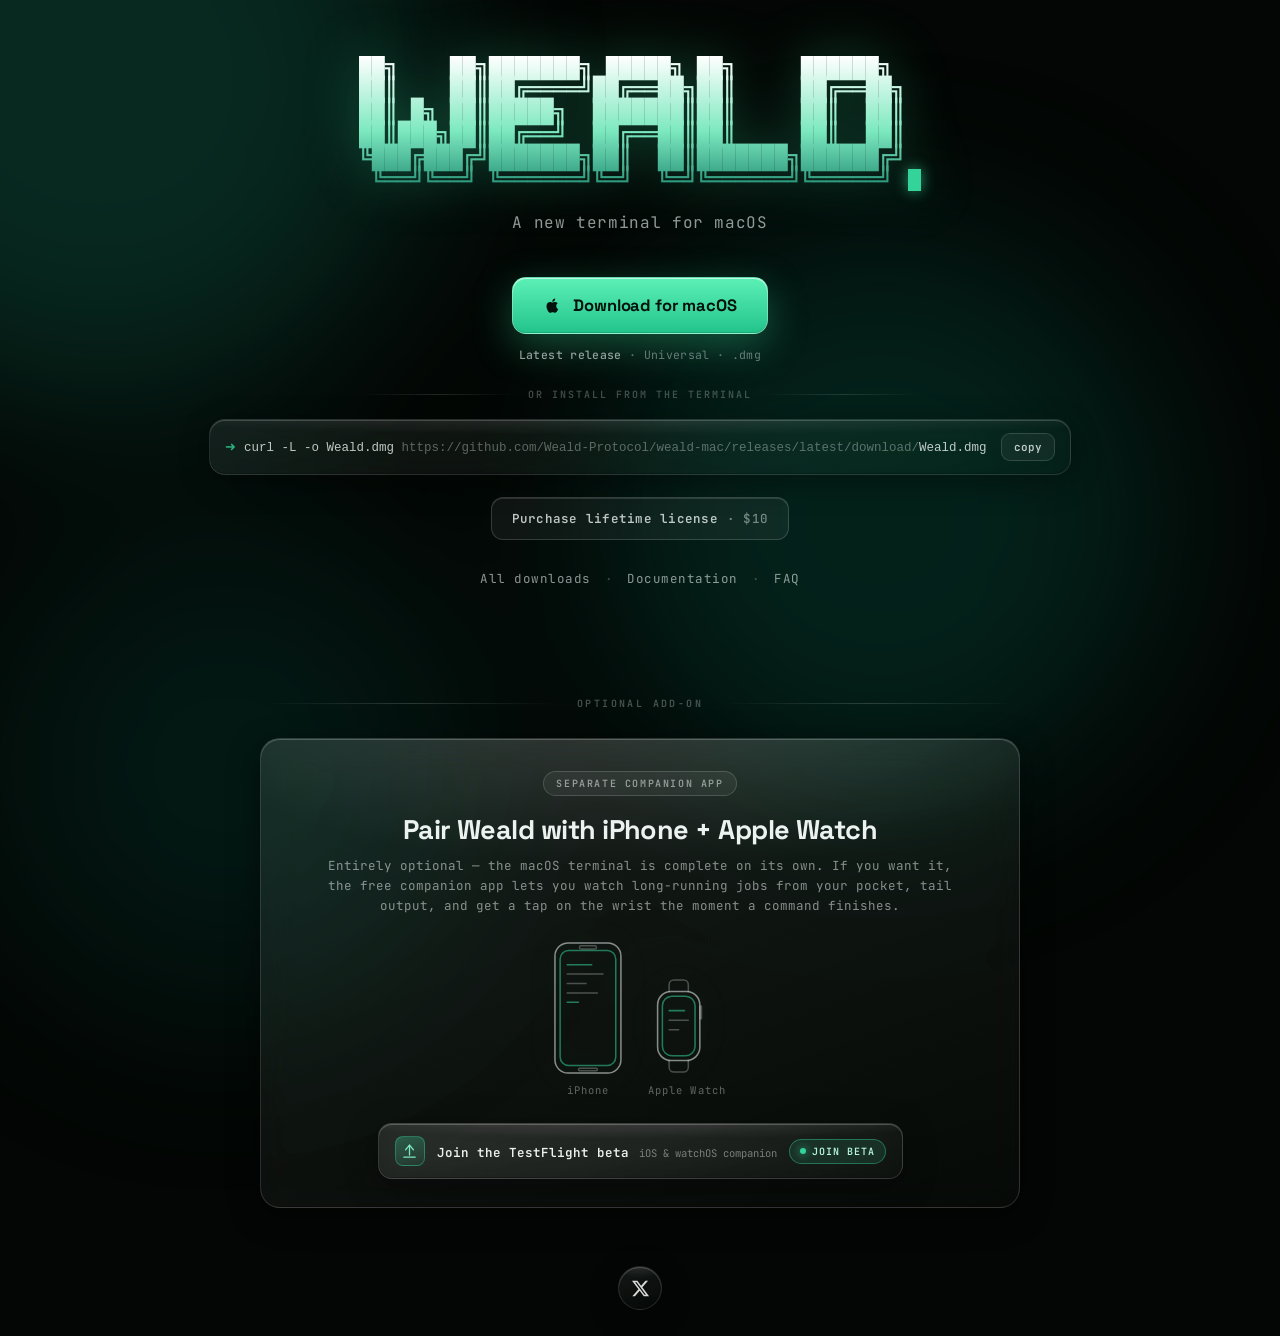
<file: index.html>
<!DOCTYPE html>
<html lang="en">
<head>
<meta charset="utf-8">
<meta name="viewport" content="width=device-width, initial-scale=1, viewport-fit=cover">
<meta name="theme-color" content="#030604">
<meta name="apple-mobile-web-app-capable" content="yes">
<meta name="apple-mobile-web-app-status-bar-style" content="black-translucent">
<title>Weald</title>
<meta name="description" content="Weald — a new terminal for macOS.">
<link rel="preconnect" href="https://fonts.googleapis.com">
<link rel="preconnect" href="https://fonts.gstatic.com" crossorigin>
<link href="https://fonts.googleapis.com/css2?family=Space+Grotesk:wght@500;700&family=JetBrains+Mono:wght@500&display=swap" rel="stylesheet">
<style>
*{margin:0;padding:0;box-sizing:border-box}
html,body{background:#030604}
body{
  color:#EBF2F0;
  font-family:'Space Grotesk',system-ui,sans-serif;
  min-height:100vh;min-height:100svh;min-height:100dvh;
  display:flex;flex-direction:column;align-items:center;justify-content:center;
  -webkit-font-smoothing:antialiased;position:relative}

/* live, slowly drifting, heavily blurred gradient field — covers full screen incl. notch/safe areas */
.field{position:fixed;inset:-30%;
  width:calc(100vw + 60%);height:calc(100dvh + 60%);
  z-index:0;filter:blur(90px) saturate(1.15)}
.blob{position:absolute;border-radius:50%;opacity:.255;mix-blend-mode:screen}
.b1{width:50vw;height:50vw;background:#1F8A70;top:2%;left:8%;animation:drift1 26s ease-in-out infinite}
.b2{width:44vw;height:44vw;background:#0E6B57;top:35%;left:48%;animation:drift2 32s ease-in-out infinite}
.b3{width:38vw;height:38vw;background:#0A4A3C;top:55%;left:18%;animation:drift3 38s ease-in-out infinite}
@keyframes drift1{50%{transform:translate(14vw,10vh) scale(1.15)}}
@keyframes drift2{50%{transform:translate(-16vw,-8vh) scale(.9)}}
@keyframes drift3{50%{transform:translate(10vw,-12vh) scale(1.1)}}

.hero{position:relative;z-index:1;text-align:center;padding:56px 24px 24px;width:100%;
  display:flex;flex-direction:column;align-items:center}

/* ── giant ASCII wordmark ───────────────────────────────── */
h1{margin:0;font-size:0;line-height:0}
.ascii{display:block;font-family:'JetBrains Mono',ui-monospace,monospace;
  font-weight:500;white-space:pre;text-align:left;
  font-size:clamp(6px,1.72vw,21px);line-height:1.08;letter-spacing:0;
  background:linear-gradient(180deg,#fff,#7DE9C0 55%,#1F8A70);
  -webkit-background-clip:text;background-clip:text;color:transparent;
  filter:drop-shadow(0 0 26px rgba(52,211,153,.28))}
.cursor{display:inline-block;width:.62em;height:1.02em;vertical-align:-.16em;margin-left:.12em;
  background:#34D399;box-shadow:0 0 14px rgba(52,211,153,.7);animation:blink 1.1s steps(1) infinite}
@keyframes blink{50%{opacity:0}}
p.sub{margin-top:20px;font-family:'JetBrains Mono',ui-monospace,monospace;
  font-size:clamp(13px,2.2vw,16px);letter-spacing:.04em;color:rgba(235,242,240,.62)}

/* shared glass surface — frosted, hairline border, specular top edge */
.glass{position:relative;isolation:isolate;
  background:linear-gradient(160deg,rgba(255,255,255,.09),rgba(255,255,255,.02));
  backdrop-filter:blur(18px) saturate(1.6);-webkit-backdrop-filter:blur(18px) saturate(1.6);
  border:1px solid rgba(255,255,255,.14);border-radius:16px;
  box-shadow:0 8px 32px rgba(0,0,0,.45),inset 0 1px 0 rgba(255,255,255,.22),inset 0 -1px 0 rgba(0,0,0,.25);
  transition:transform .25s cubic-bezier(.2,.8,.2,1),border-color .25s,box-shadow .25s}
.glass::before{content:"";position:absolute;inset:0;border-radius:inherit;pointer-events:none;z-index:-1;
  background:radial-gradient(120% 80% at 50% -20%,rgba(255,255,255,.18),transparent 60%)}

/* ── primary CTA: download for macOS ────────────────────── */
.cta{margin-top:44px;display:flex;flex-direction:column;align-items:center}
.dl{display:inline-flex;align-items:center;justify-content:center;gap:11px;
  font-family:'Space Grotesk',system-ui,sans-serif;font-size:16.5px;font-weight:700;
  letter-spacing:-.01em;color:#04120C;text-decoration:none;cursor:pointer;
  padding:17px 30px;border-radius:14px;overflow:hidden;
  background:linear-gradient(180deg,#5CF0B6,#22C48C);
  border:1px solid rgba(255,255,255,.3);
  box-shadow:0 12px 38px rgba(52,211,153,.34),inset 0 1px 0 rgba(255,255,255,.6),inset 0 -1px 0 rgba(0,0,0,.14);
  transition:transform .22s cubic-bezier(.2,.8,.2,1),box-shadow .22s,filter .22s}
.dl:hover{transform:translateY(-2px);filter:brightness(1.06);
  box-shadow:0 20px 54px rgba(52,211,153,.46),inset 0 1px 0 rgba(255,255,255,.7)}
.dl:active{transform:translateY(0)}
.dl:focus-visible{outline:2px solid #7DE9C0;outline-offset:3px}
.dl svg{width:19px;height:19px;fill:currentColor;flex-shrink:0}
.meta{margin-top:13px;font-family:'JetBrains Mono',ui-monospace,monospace;font-size:11.5px;
  letter-spacing:.03em;color:rgba(235,242,240,.42)}
.meta b{font-weight:500;color:rgba(235,242,240,.62)}

.alt{margin-top:26px;display:flex;align-items:center;gap:12px;width:min(560px,92vw);
  font-family:'JetBrains Mono',ui-monospace,monospace;font-size:10px;font-weight:600;
  letter-spacing:.2em;text-transform:uppercase;color:rgba(235,242,240,.28)}
.alt::before,.alt::after{content:"";flex:1;height:1px;
  background:linear-gradient(90deg,transparent,rgba(255,255,255,.13),transparent)}

.curl{margin:18px auto 0;display:inline-flex;align-items:center;gap:14px;max-width:92vw;
  font-family:'JetBrains Mono',ui-monospace,monospace;font-size:12.5px;text-align:left;
  padding:13px 15px;cursor:pointer;opacity:.82}
.curl:hover{opacity:1;transform:translateY(-1px);border-color:rgba(52,211,153,.45)}
.curl code{white-space:nowrap;overflow-x:auto;color:#EBF2F0}
.curl .p{color:#34D399}.curl .f{color:rgba(235,242,240,.45)}
.copy{font-family:inherit;font-size:11px;font-weight:600;color:#EBF2F0;flex-shrink:0;
  border:1px solid rgba(255,255,255,.18);border-radius:9px;padding:6px 12px;
  background:rgba(255,255,255,.06);cursor:pointer;transition:.18s}
.copy:hover{background:rgba(52,211,153,.16);border-color:rgba(52,211,153,.5);color:#7DE9C0}
.copy.done{background:#34D399;color:#06110C;border-color:#34D399}

.buy{display:inline-flex;margin:22px auto 0;align-items:center;justify-content:center;gap:9px;
  font-family:'JetBrains Mono',ui-monospace,monospace;font-size:12.5px;font-weight:600;
  letter-spacing:.02em;color:rgba(235,242,240,.8);text-decoration:none;cursor:pointer;
  padding:12px 20px;border-radius:12px;overflow:hidden;
  background:rgba(255,255,255,.05);border:1px solid rgba(255,255,255,.16);
  box-shadow:inset 0 1px 0 rgba(255,255,255,.14)}
.buy:hover{transform:translateY(-1px);color:#EAFFF7;
  border-color:rgba(52,211,153,.5);background:rgba(52,211,153,.12)}
.buy:focus-visible{outline:2px solid #7DE9C0;outline-offset:3px}
.buy .amt{opacity:.6;font-weight:500}

p.docs{margin-top:30px;display:flex;justify-content:center;gap:14px;align-items:center;
  font-family:'JetBrains Mono',ui-monospace,monospace;font-size:12.5px;letter-spacing:.04em}
p.docs a{color:rgba(235,242,240,.6);text-decoration:none;transition:color .18s}
p.docs a:hover{color:#7DE9C0}
p.docs span{color:rgba(235,242,240,.25)}

/* ── separator marking the optional add-on section ──────── */
.rule{position:relative;z-index:1;width:min(760px,92vw);margin:110px auto 0;
  display:flex;align-items:center;gap:16px;
  font-family:'JetBrains Mono',ui-monospace,monospace;font-size:10px;font-weight:600;
  letter-spacing:.24em;text-transform:uppercase;color:rgba(235,242,240,.3)}
.rule::before,.rule::after{content:"";flex:1;height:1px;
  background:linear-gradient(90deg,transparent,rgba(255,255,255,.16),transparent)}

/* ── paired devices band (optional companion app) ────────── */
.paired{position:relative;z-index:1;width:min(760px,92vw);margin:28px auto 0;
  padding:32px 26px 28px;text-align:center;border-radius:20px}
.paired .kicker{display:inline-block;font-family:'JetBrains Mono',ui-monospace,monospace;
  font-size:10px;font-weight:600;letter-spacing:.16em;text-transform:uppercase;
  color:rgba(235,242,240,.55);border:1px solid rgba(255,255,255,.16);
  background:rgba(255,255,255,.05);border-radius:999px;padding:5px 12px;margin-bottom:16px}
.paired h2{font-size:clamp(19px,3.4vw,27px);font-weight:700;letter-spacing:-.02em}
.paired .blurb{margin-top:9px;font-family:'JetBrains Mono',ui-monospace,monospace;
  font-size:12.5px;line-height:1.6;color:rgba(235,242,240,.55)}

.devices{margin:26px auto 4px;display:flex;align-items:flex-end;justify-content:center;gap:26px}
.devices svg{display:block;fill:none;stroke:rgba(235,242,240,.55);stroke-width:1.6;
  stroke-linecap:round;stroke-linejoin:round;
  filter:drop-shadow(0 0 16px rgba(52,211,153,.18))}
.devices .scr{stroke:rgba(52,211,153,.55)}
.devices .dim{stroke:rgba(235,242,240,.28)}
.dev-iphone svg{height:132px}
.dev-watch svg{height:96px}
.dev-label{margin-top:9px;font-family:'JetBrains Mono',ui-monospace,monospace;
  font-size:10.5px;letter-spacing:.1em;color:rgba(235,242,240,.38)}

.tf{margin:22px auto 0;display:inline-flex;align-items:center;gap:12px;
  padding:12px 16px;border-radius:14px;text-decoration:none;
  transition:transform .18s ease,border-color .18s ease}
.tf:hover{transform:translateY(-1px);border-color:rgba(52,211,153,.45)}
.tf .tf-icon{width:30px;height:30px;flex-shrink:0;display:grid;place-items:center;border-radius:8px;
  background:linear-gradient(160deg,rgba(52,211,153,.3),rgba(52,211,153,.08));
  border:1px solid rgba(52,211,153,.4)}
.tf .tf-icon svg{width:17px;height:17px;fill:none;stroke:#7DE9C0;stroke-width:1.8;stroke-linecap:round}
.tf .tf-text{text-align:left;font-family:'JetBrains Mono',ui-monospace,monospace}
.tf .tf-title{font-size:12.5px;font-weight:600;color:#EBF2F0}
.tf .tf-sub{margin-top:3px;font-size:10.5px;color:rgba(235,242,240,.45)}
.tf .soon{display:inline-flex;align-items:center;gap:6px;flex-shrink:0;
  font-family:'JetBrains Mono',ui-monospace,monospace;font-size:10px;font-weight:600;
  letter-spacing:.1em;text-transform:uppercase;color:#B6F5DA;
  border:1px solid rgba(52,211,153,.42);background:rgba(52,211,153,.12);
  border-radius:999px;padding:5px 10px}
.tf .soon::before{content:"";width:6px;height:6px;border-radius:50%;background:#34D399;
  box-shadow:0 0 8px rgba(52,211,153,.9);animation:pulse 1.8s ease-in-out infinite}
@keyframes pulse{50%{opacity:.35;transform:scale(.8)}}

.social{margin:34px 0 calc(26px + env(safe-area-inset-bottom));position:relative;z-index:2;display:flex;justify-content:center}
.social a{display:grid;place-items:center;width:44px;height:44px;border-radius:50%;color:#fff;opacity:.85;
  transition:transform .25s cubic-bezier(.2,.8,.2,1),border-color .25s,opacity .25s}
.social a:hover{opacity:1;transform:translateY(-1px);border-color:rgba(255,255,255,.3)}
.social svg{width:19px;height:19px;display:block;fill:currentColor}
</style>
</head>
<body>
<div class="field"><span class="blob b1"></span><span class="blob b2"></span><span class="blob b3"></span></div>
<main class="hero">
  <h1>WEALD<pre class="ascii" aria-hidden="true">██╗    ██╗███████╗ █████╗ ██╗     ██████╗
██║    ██║██╔════╝██╔══██╗██║     ██╔══██╗
██║ █╗ ██║█████╗  ███████║██║     ██║  ██║
██║███╗██║██╔══╝  ██╔══██║██║     ██║  ██║
╚███╔███╔╝███████╗██║  ██║███████╗██████╔╝
 ╚══╝╚══╝ ╚══════╝╚═╝  ╚═╝╚══════╝╚═════╝ <span class="cursor"></span></pre></h1>
  <p class="sub">A new terminal for macOS</p>
  <div class="cta">
    <a class="dl" id="dl" href="https://github.com/Weald-Protocol/weald-mac/releases/latest/download/Weald.dmg">
      <svg viewBox="0 0 24 24" aria-hidden="true"><path d="M16.7 12.75c0-2.3 1.87-3.4 1.95-3.45-1.06-1.56-2.72-1.77-3.3-1.79-1.4-.14-2.74.83-3.45.83-.72 0-1.81-.81-2.98-.79-1.53.02-2.95.89-3.74 2.27-1.6 2.78-.41 6.9 1.15 9.16.76 1.1 1.67 2.34 2.86 2.3 1.15-.05 1.58-.74 2.97-.74s1.78.74 2.99.72c1.24-.02 2.03-1.13 2.79-2.24.87-1.27 1.23-2.5 1.25-2.56-.03-.01-2.4-.92-2.42-3.65Zm-2.26-6.7c.63-.76 1.05-1.82.93-2.87-.9.04-2 .6-2.65 1.36-.58.67-1.09 1.75-.95 2.78 1.01.08 2.03-.51 2.67-1.27Z"/></svg>
      Download for macOS
    </a>
    <p class="meta" id="dlMeta"><b>Latest release</b> · Universal · .dmg</p>

    <div class="alt">or install from the terminal</div>
    <div class="curl glass" id="curl" title="Click to copy">
      <code><span class="p">➜</span> curl -L -o Weald.dmg <span class="f">https://github.com/Weald-Protocol/weald-mac/releases/latest/download/</span>Weald.dmg</code>
      <button class="copy" id="copyBtn">copy</button>
    </div>

    <a class="buy" href="https://wealdapp.gumroad.com/l/ftxdxa">Purchase lifetime license <span class="amt">· $10</span></a>
  </div>
  <p class="docs"><a href="download.html">All downloads</a><span>·</span><a href="docs.html">Documentation</a><span>·</span><a href="faq.html">FAQ</a></p>

  <div class="rule"><span>optional add-on</span></div>

  <section class="paired glass">
    <div class="kicker">Separate companion app</div>
    <h2>Pair Weald with iPhone&nbsp;+ Apple&nbsp;Watch</h2>
    <p class="blurb">Entirely optional — the macOS terminal is complete on its own. If you want it,<br>the free companion app lets you watch long-running jobs from your pocket, tail<br>output, and get a tap on the wrist the moment a command finishes.</p>

    <div class="devices">
      <div class="dev-iphone">
        <svg viewBox="0 0 72 140" role="img" aria-label="iPhone outline">
          <rect x="1" y="1" width="70" height="138" rx="14"/>
          <rect x="6.5" y="9" width="59" height="122" rx="9" class="scr"/>
          <rect x="27" y="4" width="18" height="3.4" rx="1.7" class="dim"/>
          <line x1="14" y1="24" x2="40" y2="24" class="scr"/>
          <line x1="14" y1="34" x2="52" y2="34" class="dim"/>
          <line x1="14" y1="44" x2="34" y2="44" class="dim"/>
          <line x1="14" y1="54" x2="46" y2="54" class="dim"/>
          <line x1="14" y1="64" x2="26" y2="64" class="scr"/>
          <rect x="26" y="134" width="20" height="2.6" rx="1.3" class="dim"/>
        </svg>
        <div class="dev-label">iPhone</div>
      </div>
      <div class="dev-watch">
        <svg viewBox="0 0 64 100" role="img" aria-label="Apple Watch outline">
          <path d="M22 14V7a5 5 0 0 1 5-5h10a5 5 0 0 1 5 5v7" class="dim"/>
          <path d="M22 86v7a5 5 0 0 0 5 5h10a5 5 0 0 0 5-5v-7" class="dim"/>
          <rect x="10" y="14" width="44" height="72" rx="14"/>
          <rect x="15" y="19" width="34" height="62" rx="10" class="scr"/>
          <line x1="22" y1="34" x2="38" y2="34" class="scr"/>
          <line x1="22" y1="44" x2="42" y2="44" class="dim"/>
          <line x1="22" y1="54" x2="32" y2="54" class="dim"/>
          <line x1="55" y1="30" x2="55" y2="42" stroke-width="3" class="dim"/>
        </svg>
        <div class="dev-label">Apple Watch</div>
      </div>
    </div>

    <a class="tf glass" href="https://testflight.apple.com/join/DMEQbr48" target="_blank" rel="noopener">
      <span class="tf-icon"><svg viewBox="0 0 24 24"><path d="M12 3v14"/><path d="M6.5 9.5 12 3l5.5 6.5"/><path d="M4 20h16"/></svg></span>
      <span class="tf-text">
        <span class="tf-title">Join the TestFlight beta</span>
        <span class="tf-sub">iOS &amp; watchOS companion</span>
      </span>
      <span class="soon">Join beta</span>
    </a>
  </section>
</main>
<div class="social"><a class="glass" href="https://x.com/weald_app" target="_blank" rel="noopener" aria-label="X (Twitter)">
<svg viewBox="0 0 24 24"><path d="M18.244 2.25h3.308l-7.227 8.26 8.502 11.24h-6.66l-5.214-6.817L4.99 21.75H1.68l7.73-8.835L1.254 2.25H8.08l4.713 6.231 5.45-6.231Zm-1.161 17.52h1.833L7.084 4.126H5.117L17.083 19.77Z"/></svg>
</a></div>

<script>
const cmd='curl -L -o Weald.dmg https://github.com/Weald-Protocol/weald-mac/releases/latest/download/Weald.dmg';
const btn=document.getElementById('copyBtn');
document.getElementById('curl').addEventListener('click',async()=>{
  try{await navigator.clipboard.writeText(cmd);btn.textContent='copied ✓';btn.classList.add('done');
    setTimeout(()=>{btn.textContent='copy';btn.classList.remove('done')},1600);}catch(e){}
});

// Resolve the live version, date and size from the latest GitHub release. The
// button is already a working permanent link, so a failed fetch costs nothing.
(async()=>{
  try{
    const res=await fetch('https://api.github.com/repos/Weald-Protocol/weald-mac/releases/latest',
      {headers:{'Accept':'application/vnd.github+json'}});
    if(!res.ok)return;
    const rel=await res.json();
    const v=String(rel.tag_name||'').replace(/^v/i,'');
    const dmgs=(rel.assets||[]).filter(a=>a.name.endsWith('.dmg'));
    const asset=dmgs.find(a=>v&&a.name.includes(v))||dmgs[0];
    const bits=[];
    if(v)bits.push('<b>Version '+v+'</b>');
    bits.push('Universal');
    if(asset)bits.push((asset.size/1048576).toFixed(0)+' MB');
    bits.push('.dmg');
    document.getElementById('dlMeta').innerHTML=bits.join(' · ');
    if(asset){
      const dl=document.getElementById('dl');
      dl.href=asset.browser_download_url;
      dl.setAttribute('download',asset.name);
    }
  }catch(e){}
})();
</script>
</body>
</html>
</file>
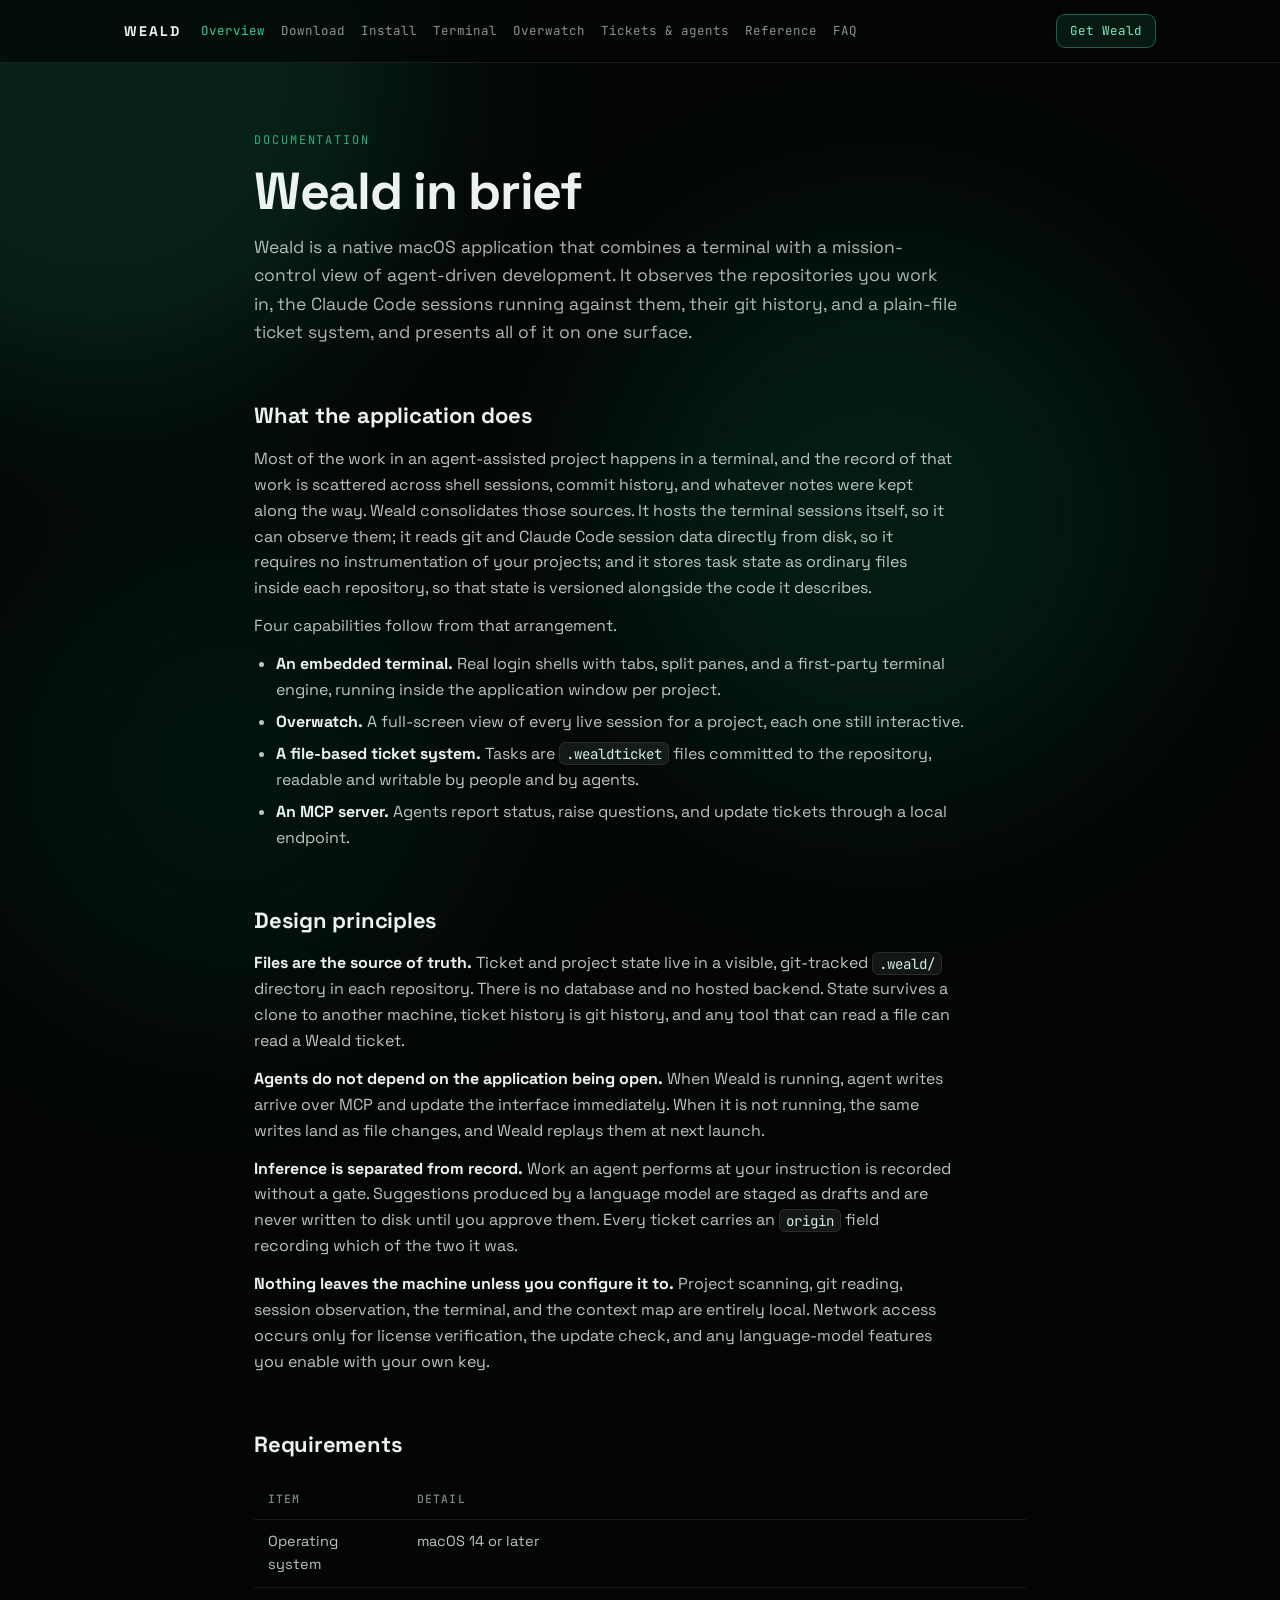
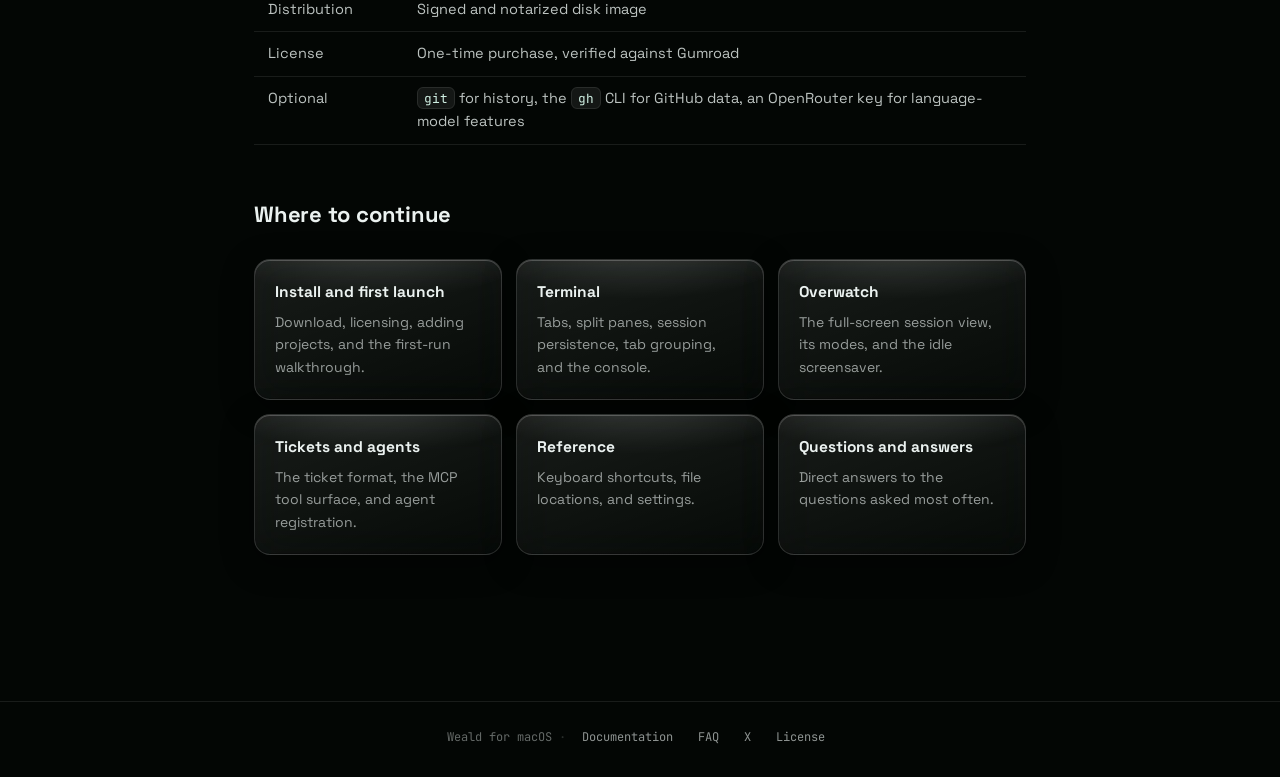
<file: docs.html>
<!DOCTYPE html>
<html lang="en">
<head>
<meta charset="utf-8">
<meta name="viewport" content="width=device-width, initial-scale=1, viewport-fit=cover">
<meta name="theme-color" content="#030604">
<title>Weald Documentation</title>
<meta name="description" content="What Weald is, how it works, and where to begin.">
<link rel="preconnect" href="https://fonts.googleapis.com">
<link rel="preconnect" href="https://fonts.gstatic.com" crossorigin>
<link href="https://fonts.googleapis.com/css2?family=Space+Grotesk:wght@500;700&family=JetBrains+Mono:wght@500&display=swap" rel="stylesheet">
<link rel="stylesheet" href="docs.css">
</head>
<body>
<div class="field"><span class="blob b1"></span><span class="blob b2"></span><span class="blob b3"></span></div>
<header class="bar"><div class="bar-in">
  <a class="brand" href="index.html">WEALD</a>
  <nav>
    <a href="docs.html" class="on">Overview</a>
    <a href="download.html" class="">Download</a>
    <a href="install.html" class="">Install</a>
    <a href="terminal.html" class="">Terminal</a>
    <a href="overwatch.html" class="">Overwatch</a>
    <a href="tickets.html" class="">Tickets &amp; agents</a>
    <a href="reference.html" class="">Reference</a>
    <a href="faq.html" class="">FAQ</a>
  </nav>
  <a class="get" href="https://wealdapp.gumroad.com/l/ftxdxa">Get Weald</a>
</div></header>
<main class="wrap">
<p class="eyebrow">Documentation</p>
<h1 class="page">Weald in brief</h1>
<p class="lede">Weald is a native macOS application that combines a terminal with a mission-control view of agent-driven development. It observes the repositories you work in, the Claude Code sessions running against them, their git history, and a plain-file ticket system, and presents all of it on one surface.</p>

<h2 id="what">What the application does</h2>
<p>Most of the work in an agent-assisted project happens in a terminal, and the record of that work is scattered across shell sessions, commit history, and whatever notes were kept along the way. Weald consolidates those sources. It hosts the terminal sessions itself, so it can observe them; it reads git and Claude Code session data directly from disk, so it requires no instrumentation of your projects; and it stores task state as ordinary files inside each repository, so that state is versioned alongside the code it describes.</p>
<p>Four capabilities follow from that arrangement.</p>
<ul>
  <li><strong>An embedded terminal.</strong> Real login shells with tabs, split panes, and a first-party terminal engine, running inside the application window per project.</li>
  <li><strong>Overwatch.</strong> A full-screen view of every live session for a project, each one still interactive.</li>
  <li><strong>A file-based ticket system.</strong> Tasks are <code>.wealdticket</code> files committed to the repository, readable and writable by people and by agents.</li>
  <li><strong>An MCP server.</strong> Agents report status, raise questions, and update tickets through a local endpoint.</li>
</ul>

<h2 id="principles">Design principles</h2>
<p><strong>Files are the source of truth.</strong> Ticket and project state live in a visible, git-tracked <code>.weald/</code> directory in each repository. There is no database and no hosted backend. State survives a clone to another machine, ticket history is git history, and any tool that can read a file can read a Weald ticket.</p>
<p><strong>Agents do not depend on the application being open.</strong> When Weald is running, agent writes arrive over MCP and update the interface immediately. When it is not running, the same writes land as file changes, and Weald replays them at next launch.</p>
<p><strong>Inference is separated from record.</strong> Work an agent performs at your instruction is recorded without a gate. Suggestions produced by a language model are staged as drafts and are never written to disk until you approve them. Every ticket carries an <code>origin</code> field recording which of the two it was.</p>
<p><strong>Nothing leaves the machine unless you configure it to.</strong> Project scanning, git reading, session observation, the terminal, and the context map are entirely local. Network access occurs only for license verification, the update check, and any language-model features you enable with your own key.</p>

<h2 id="requirements">Requirements</h2>
<table>
  <tr><th>Item</th><th>Detail</th></tr>
  <tr><td>Operating system</td><td>macOS 14 or later</td></tr>
  <tr><td>Distribution</td><td>Signed and notarized disk image</td></tr>
  <tr><td>License</td><td>One-time purchase, verified against Gumroad</td></tr>
  <tr><td>Optional</td><td><code>git</code> for history, the <code>gh</code> CLI for GitHub data, an OpenRouter key for language-model features</td></tr>
</table>

<h2 id="where">Where to continue</h2>
<div class="cards">
  <a class="card glass" href="install.html"><h4>Install and first launch</h4><p>Download, licensing, adding projects, and the first-run walkthrough.</p></a>
  <a class="card glass" href="terminal.html"><h4>Terminal</h4><p>Tabs, split panes, session persistence, tab grouping, and the console.</p></a>
  <a class="card glass" href="overwatch.html"><h4>Overwatch</h4><p>The full-screen session view, its modes, and the idle screensaver.</p></a>
  <a class="card glass" href="tickets.html"><h4>Tickets and agents</h4><p>The ticket format, the MCP tool surface, and agent registration.</p></a>
  <a class="card glass" href="reference.html"><h4>Reference</h4><p>Keyboard shortcuts, file locations, and settings.</p></a>
  <a class="card glass" href="faq.html"><h4>Questions and answers</h4><p>Direct answers to the questions asked most often.</p></a>
</div>
</main>
<footer>
  Weald for macOS
  <span style="opacity:.4">·</span>
  <a href="docs.html">Documentation</a>
  <a href="faq.html">FAQ</a>
  <a href="https://x.com/weald_app" target="_blank" rel="noopener">X</a>
  <a href="https://wealdapp.gumroad.com/l/ftxdxa">License</a>
</footer>
</body>
</html>
</file>
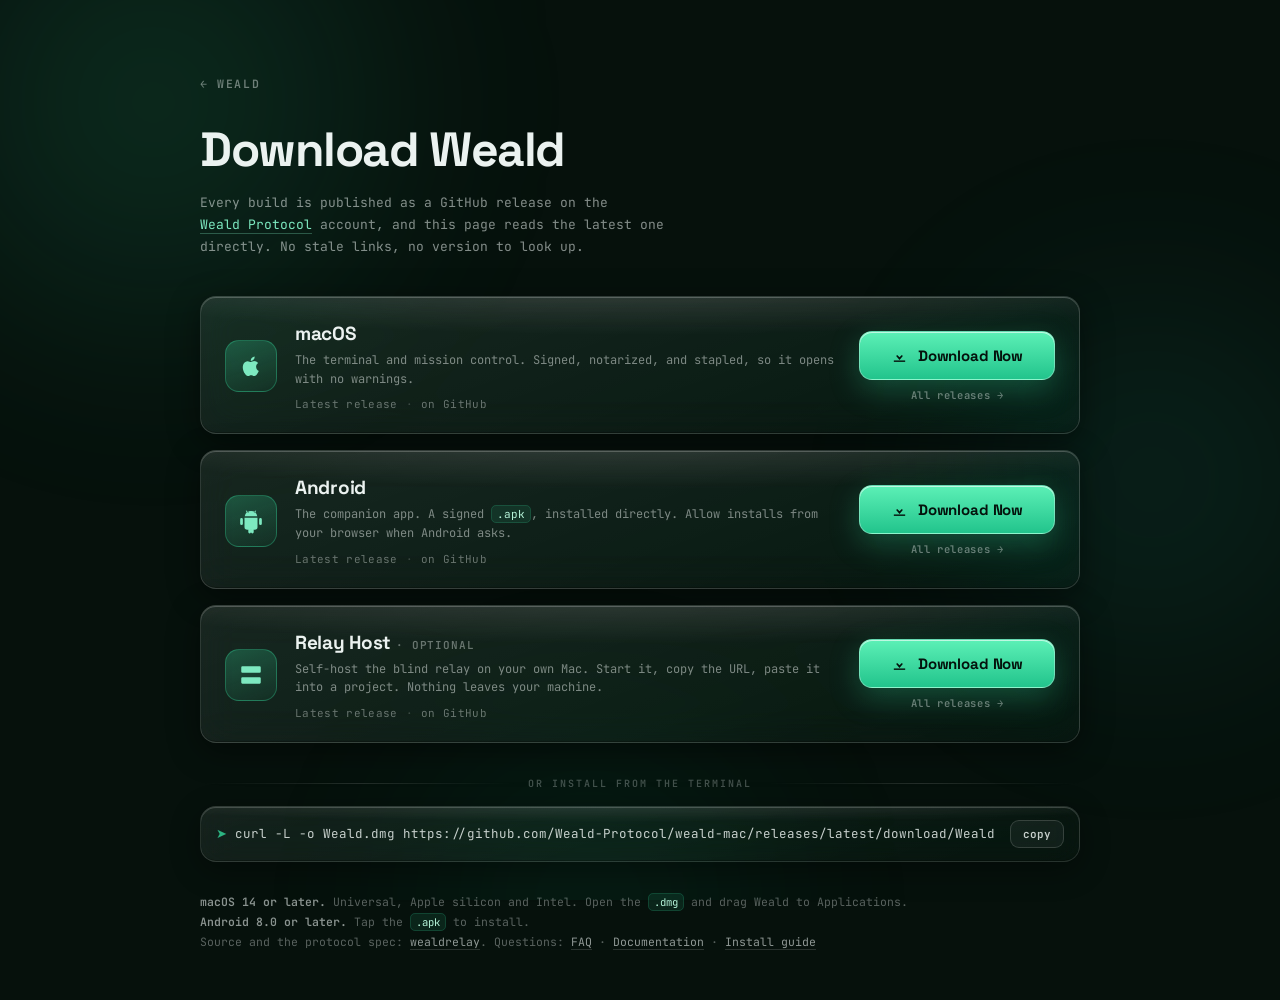
<file: download.html>
<!DOCTYPE html>
<html lang="en">
<head>
<meta charset="utf-8">
<meta name="viewport" content="width=device-width,initial-scale=1">
<title>Download Weald</title>
<meta name="description" content="Download Weald for macOS and Android. Always the latest release, straight from GitHub.">
<link rel="preconnect" href="https://fonts.googleapis.com">
<link rel="preconnect" href="https://fonts.gstatic.com" crossorigin>
<link rel="preconnect" href="https://api.github.com" crossorigin>
<link href="https://fonts.googleapis.com/css2?family=Space+Grotesk:wght@500;700&family=JetBrains+Mono:wght@500;600&display=swap" rel="stylesheet">
<style>
*{margin:0;padding:0;box-sizing:border-box}
html{-webkit-text-size-adjust:100%}
body{min-height:100vh;background:#06110C;color:#EBF2F0;
  font-family:'Space Grotesk',system-ui,-apple-system,sans-serif;
  -webkit-font-smoothing:antialiased;overflow-x:hidden}

/* ── ambient field ──────────────────────────────────────── */
.field{position:fixed;inset:0;z-index:0;pointer-events:none;overflow:hidden}
.blob{position:absolute;border-radius:50%;filter:blur(90px);opacity:.5}
.b1{width:52vw;height:52vw;left:-14vw;top:-18vw;background:radial-gradient(circle,rgba(52,211,153,.34),transparent 68%)}
.b2{width:44vw;height:44vw;right:-12vw;top:22vh;background:radial-gradient(circle,rgba(45,212,191,.22),transparent 68%)}
.b3{width:40vw;height:40vw;left:26vw;bottom:-20vw;background:radial-gradient(circle,rgba(16,185,129,.2),transparent 68%)}

.glass{position:relative;isolation:isolate;
  background:linear-gradient(160deg,rgba(255,255,255,.09),rgba(255,255,255,.02));
  backdrop-filter:blur(18px) saturate(1.6);-webkit-backdrop-filter:blur(18px) saturate(1.6);
  border:1px solid rgba(255,255,255,.14);border-radius:16px;
  box-shadow:0 8px 32px rgba(0,0,0,.45),inset 0 1px 0 rgba(255,255,255,.22),inset 0 -1px 0 rgba(0,0,0,.25)}
.glass::before{content:"";position:absolute;inset:0;border-radius:inherit;pointer-events:none;z-index:-1;
  background:radial-gradient(120% 80% at 50% -20%,rgba(255,255,255,.18),transparent 60%)}

/* ── header ─────────────────────────────────────────────── */
.wrap{position:relative;z-index:1;width:min(880px,92vw);margin:0 auto;
  padding:clamp(48px,8vh,84px) 0 calc(48px + env(safe-area-inset-bottom))}
.home{display:inline-flex;align-items:center;gap:8px;text-decoration:none;
  font-family:'JetBrains Mono',ui-monospace,monospace;font-size:11.5px;font-weight:600;
  letter-spacing:.14em;text-transform:uppercase;color:rgba(235,242,240,.45);
  transition:color .18s}
.home:hover{color:#7DE9C0}
h1{margin-top:26px;font-size:clamp(30px,6vw,48px);font-weight:700;letter-spacing:-.03em}
.lede{margin-top:12px;max-width:60ch;font-family:'JetBrains Mono',ui-monospace,monospace;
  font-size:13px;line-height:1.7;color:rgba(235,242,240,.55)}
.lede a{color:#7DE9C0;text-decoration:none;border-bottom:1px solid rgba(125,233,192,.3)}
.lede a:hover{border-bottom-color:#7DE9C0}

/* ── platform cards ─────────────────────────────────────── */
.grid{margin-top:38px;display:grid;gap:16px}
.card{padding:24px 24px 22px;display:grid;gap:18px;
  grid-template-columns:52px 1fr auto;align-items:center}
@media (max-width:660px){.card{grid-template-columns:44px 1fr;gap:14px}
  .card .act{grid-column:1 / -1}}

.icon{width:52px;height:52px;display:grid;place-items:center;border-radius:14px;
  background:linear-gradient(160deg,rgba(52,211,153,.28),rgba(52,211,153,.06));
  border:1px solid rgba(52,211,153,.34)}
@media (max-width:660px){.icon{width:44px;height:44px;border-radius:12px}}
.icon svg{width:26px;height:26px;fill:#7DE9C0}
@media (max-width:660px){.icon svg{width:22px;height:22px}}

.info h2{font-size:19px;font-weight:700;letter-spacing:-.015em}
.info .blurb{margin-top:5px;font-family:'JetBrains Mono',ui-monospace,monospace;
  font-size:12px;line-height:1.55;color:rgba(235,242,240,.5)}
.info .stat{margin-top:9px;display:flex;flex-wrap:wrap;gap:8px;align-items:center;
  font-family:'JetBrains Mono',ui-monospace,monospace;font-size:11px;
  letter-spacing:.03em;color:rgba(235,242,240,.4)}
.info .stat b{font-weight:600;color:rgba(235,242,240,.66)}
.info .stat .sep{color:rgba(235,242,240,.2)}
.info .stat .skel{display:inline-block;width:112px;height:11px;border-radius:3px;
  background:linear-gradient(90deg,rgba(255,255,255,.07),rgba(255,255,255,.15),rgba(255,255,255,.07));
  background-size:200% 100%;animation:shimmer 1.3s ease-in-out infinite}
@keyframes shimmer{0%{background-position:200% 0}100%{background-position:-200% 0}}

.act{display:flex;flex-direction:column;align-items:stretch;gap:8px;min-width:196px}
@media (max-width:660px){.act{min-width:0;margin-top:4px}}
.now{display:inline-flex;align-items:center;justify-content:center;gap:10px;
  font-family:'Space Grotesk',system-ui,sans-serif;font-size:15px;font-weight:700;
  letter-spacing:-.01em;color:#04120C;text-decoration:none;cursor:pointer;
  padding:14px 22px;border-radius:13px;
  background:linear-gradient(180deg,#5CF0B6,#22C48C);
  border:1px solid rgba(255,255,255,.3);
  box-shadow:0 10px 30px rgba(52,211,153,.28),inset 0 1px 0 rgba(255,255,255,.6);
  transition:transform .2s cubic-bezier(.2,.8,.2,1),box-shadow .2s,filter .2s}
.now:hover{transform:translateY(-2px);filter:brightness(1.06);
  box-shadow:0 16px 44px rgba(52,211,153,.4),inset 0 1px 0 rgba(255,255,255,.7)}
.now:active{transform:translateY(0)}
.now:focus-visible{outline:2px solid #7DE9C0;outline-offset:3px}
.now svg{width:17px;height:17px;fill:currentColor;flex-shrink:0}
.notes{font-family:'JetBrains Mono',ui-monospace,monospace;font-size:10.5px;font-weight:600;
  letter-spacing:.06em;text-align:center;text-decoration:none;
  color:rgba(235,242,240,.42);transition:color .18s}
.notes:hover{color:#7DE9C0}

/* a platform with no published release yet */
.card.pending .now{background:rgba(255,255,255,.06);color:rgba(235,242,240,.6);
  border-color:rgba(255,255,255,.16);box-shadow:inset 0 1px 0 rgba(255,255,255,.12);
  pointer-events:none}
.card.pending .icon{background:rgba(255,255,255,.05);border-color:rgba(255,255,255,.14)}
.card.pending .icon svg{fill:rgba(235,242,240,.4)}

/* ── terminal alternative ───────────────────────────────── */
.alt{margin-top:34px;display:flex;align-items:center;gap:12px;
  font-family:'JetBrains Mono',ui-monospace,monospace;font-size:10px;font-weight:600;
  letter-spacing:.2em;text-transform:uppercase;color:rgba(235,242,240,.28)}
.alt::before,.alt::after{content:"";flex:1;height:1px;
  background:linear-gradient(90deg,transparent,rgba(255,255,255,.13),transparent)}
.curl{margin-top:16px;display:flex;align-items:center;gap:14px;
  font-family:'JetBrains Mono',ui-monospace,monospace;font-size:12.5px;
  padding:13px 15px;cursor:pointer;opacity:.85;transition:.18s}
.curl:hover{opacity:1;border-color:rgba(52,211,153,.45)}
.curl code{flex:1;white-space:nowrap;overflow-x:auto;color:#EBF2F0}
.curl .p{color:#34D399}
.copy{font-family:inherit;font-size:11px;font-weight:600;color:#EBF2F0;flex-shrink:0;
  border:1px solid rgba(255,255,255,.18);border-radius:9px;padding:6px 12px;
  background:rgba(255,255,255,.06);cursor:pointer;transition:.18s}
.copy:hover{background:rgba(52,211,153,.16);border-color:rgba(52,211,153,.5);color:#7DE9C0}
.copy.done{background:#34D399;color:#06110C;border-color:#34D399}

.fine{margin-top:30px;font-family:'JetBrains Mono',ui-monospace,monospace;
  font-size:11.5px;line-height:1.75;color:rgba(235,242,240,.36)}
.fine a{color:rgba(235,242,240,.6);text-decoration:none;border-bottom:1px solid rgba(255,255,255,.14)}
.fine a:hover{color:#7DE9C0;border-bottom-color:#7DE9C0}
.fine b{font-weight:600;color:rgba(235,242,240,.58)}
code{font-family:'JetBrains Mono',ui-monospace,monospace;font-size:.92em;
  color:#B6F5DA;background:rgba(52,211,153,.1);border:1px solid rgba(52,211,153,.18);
  border-radius:5px;padding:1px 5px}
.curl code{background:none;border:0;padding:0;color:#EBF2F0;font-size:12.5px}
</style>
</head>
<body>
<div class="field"><span class="blob b1"></span><span class="blob b2"></span><span class="blob b3"></span></div>

<div class="wrap">
  <a class="home" href="index.html">&larr; Weald</a>
  <h1>Download Weald</h1>
  <p class="lede">Every build is published as a GitHub release on the
    <a href="https://github.com/Weald-Protocol" target="_blank" rel="noopener">Weald&nbsp;Protocol</a>
    account, and this page reads the latest one directly. No stale links, no version to
    look up.</p>

  <div class="grid">

    <!-- macOS ------------------------------------------------------------ -->
    <section class="card glass" data-repo="Weald-Protocol/weald-mac" data-ext=".dmg">
      <div class="icon">
        <svg viewBox="0 0 24 24" aria-hidden="true"><path d="M16.7 12.75c0-2.3 1.87-3.4 1.95-3.45-1.06-1.56-2.72-1.77-3.3-1.79-1.4-.14-2.74.83-3.45.83-.72 0-1.81-.81-2.98-.79-1.53.02-2.95.89-3.74 2.27-1.6 2.78-.41 6.9 1.15 9.16.76 1.1 1.67 2.34 2.86 2.3 1.15-.05 1.58-.74 2.97-.74s1.78.74 2.99.72c1.24-.02 2.03-1.13 2.79-2.24.87-1.27 1.23-2.5 1.25-2.56-.03-.01-2.4-.92-2.42-3.65Zm-2.26-6.7c.63-.76 1.05-1.82.93-2.87-.9.04-2 .6-2.65 1.36-.58.67-1.09 1.75-.95 2.78 1.01.08 2.03-.51 2.67-1.27Z"/></svg>
      </div>
      <div class="info">
        <h2>macOS</h2>
        <p class="blurb">The terminal and mission control. Signed, notarized, and stapled, so it opens with no warnings.</p>
        <p class="stat"><span class="skel"></span></p>
      </div>
      <div class="act">
        <a class="now" href="https://github.com/Weald-Protocol/weald-mac/releases/latest">
          <svg viewBox="0 0 24 24" aria-hidden="true"><path d="M12 3v11.6l3.3-3.3 1.4 1.4L12 18.4l-4.7-5.7 1.4-1.4L12 14.6V3h0Z"/><path d="M4 19h16v2H4z"/></svg>
          Download Now
        </a>
        <a class="notes" href="https://github.com/Weald-Protocol/weald-mac/releases" target="_blank" rel="noopener">All releases &rarr;</a>
      </div>
    </section>

    <!-- Android ---------------------------------------------------------- -->
    <section class="card glass" data-repo="Weald-Protocol/weald-android" data-ext=".apk">
      <div class="icon">
        <svg viewBox="0 0 24 24" aria-hidden="true"><path d="M6 9h12v8.5A2.5 2.5 0 0 1 15.5 20h-7A2.5 2.5 0 0 1 6 17.5V9Zm-2.75.25a1.25 1.25 0 0 1 1.25 1.25v4a1.25 1.25 0 0 1-2.5 0v-4a1.25 1.25 0 0 1 1.25-1.25Zm17.5 0a1.25 1.25 0 0 1 1.25 1.25v4a1.25 1.25 0 0 1-2.5 0v-4a1.25 1.25 0 0 1 1.25-1.25ZM9.5 20.5a1.25 1.25 0 0 1 2.5 0v1.75a1.25 1.25 0 0 1-2.5 0V20.5Zm2.5 0a1.25 1.25 0 0 1 2.5 0v1.75a1.25 1.25 0 0 1-2.5 0V20.5ZM6.2 7.6a5.9 5.9 0 0 1 11.6 0H6.2Zm2.9-3.5a.62.62 0 1 0 .62-1.08.62.62 0 0 0-.62 1.08Zm5.8 0a.62.62 0 1 0 .62-1.08.62.62 0 0 0-.62 1.08ZM7.9 2.2l.9 1.6-.7.4-.9-1.6.7-.4Zm8.2 0 .7.4-.9 1.6-.7-.4.9-1.6Z"/></svg>
      </div>
      <div class="info">
        <h2>Android</h2>
        <p class="blurb">The companion app. A signed <code>.apk</code>, installed directly. Allow installs from your browser when Android asks.</p>
        <p class="stat"><span class="skel"></span></p>
      </div>
      <div class="act">
        <a class="now" href="https://github.com/Weald-Protocol/weald-android/releases/latest">
          <svg viewBox="0 0 24 24" aria-hidden="true"><path d="M12 3v11.6l3.3-3.3 1.4 1.4L12 18.4l-4.7-5.7 1.4-1.4L12 14.6V3h0Z"/><path d="M4 19h16v2H4z"/></svg>
          Download Now
        </a>
        <a class="notes" href="https://github.com/Weald-Protocol/weald-android/releases" target="_blank" rel="noopener">All releases &rarr;</a>
      </div>
    </section>

    <!-- Relay host ------------------------------------------------------- -->
    <section class="card glass" data-repo="Weald-Protocol/weald-relay-host" data-ext=".dmg">
      <div class="icon">
        <svg viewBox="0 0 24 24" aria-hidden="true"><path d="M4 4h16a1 1 0 0 1 1 1v4a1 1 0 0 1-1 1H4a1 1 0 0 1-1-1V5a1 1 0 0 1 1-1Zm0 10h16a1 1 0 0 1 1 1v4a1 1 0 0 1-1 1H4a1 1 0 0 1-1-1v-4a1 1 0 0 1 1-1Zm2.5-7.5h1.6v1.6H6.5V6.5Zm0 10h1.6v1.6H6.5v-1.6Z"/></svg>
      </div>
      <div class="info">
        <h2>Relay Host <span style="font-size:11px;font-family:'JetBrains Mono',monospace;font-weight:600;letter-spacing:.08em;color:rgba(235,242,240,.4)">· OPTIONAL</span></h2>
        <p class="blurb">Self-host the blind relay on your own Mac. Start it, copy the URL, paste it into a project. Nothing leaves your machine.</p>
        <p class="stat"><span class="skel"></span></p>
      </div>
      <div class="act">
        <a class="now" href="https://github.com/Weald-Protocol/weald-relay-host/releases/latest">
          <svg viewBox="0 0 24 24" aria-hidden="true"><path d="M12 3v11.6l3.3-3.3 1.4 1.4L12 18.4l-4.7-5.7 1.4-1.4L12 14.6V3h0Z"/><path d="M4 19h16v2H4z"/></svg>
          Download Now
        </a>
        <a class="notes" href="https://github.com/Weald-Protocol/weald-relay-host/releases" target="_blank" rel="noopener">All releases &rarr;</a>
      </div>
    </section>

  </div>

  <div class="alt">or install from the terminal</div>
  <div class="curl glass" id="curl" title="Click to copy">
    <code><span class="p">&#10148;</span> <span id="curlCmd">curl -L -o Weald.dmg https://github.com/Weald-Protocol/weald-mac/releases/latest/download/Weald.dmg</span></code>
    <button class="copy" id="copyBtn">copy</button>
  </div>

  <p class="fine">
    <b>macOS 14 or later.</b> Universal, Apple silicon and Intel. Open the
    <code>.dmg</code> and drag Weald to Applications.<br>
    <b>Android 8.0 or later.</b> Tap the <code>.apk</code> to install.<br>
    Source and the protocol spec: <a href="https://github.com/Weald-Protocol/wealdrelay" target="_blank" rel="noopener">wealdrelay</a>.
    Questions: <a href="faq.html">FAQ</a> &middot; <a href="docs.html">Documentation</a> &middot; <a href="install.html">Install guide</a>
  </p>
</div>

<script>
// Fill each card from the GitHub releases API. The buttons are already real
// links to the releases page, so a failed or rate-limited fetch just leaves the
// page one click longer rather than broken.
const nf = new Intl.DateTimeFormat(undefined, {year:'numeric', month:'short', day:'numeric'});

function mb(bytes){ return (bytes / 1048576).toFixed(1).replace(/\.0$/,'') + ' MB'; }

function paint(card, rel){
  const ext = card.dataset.ext;
  const version = String(rel.tag_name || '').replace(/^v/i, '');
  // Releases carry a versioned asset plus a version-free alias of the same
  // bytes. Prefer the versioned one so the download is self-describing.
  const matching = (rel.assets || []).filter(a => a.name.endsWith(ext));
  const asset = matching.find(a => version && a.name.includes(version)) || matching[0];
  const stat = card.querySelector('.stat');
  const btn = card.querySelector('.now');
  const notes = card.querySelector('.notes');

  const bits = [];
  if (version) bits.push('<b>Version ' + version + '</b>');
  if (rel.published_at) bits.push(nf.format(new Date(rel.published_at)));
  if (asset) bits.push(mb(asset.size));
  bits.push('<code>' + ext + '</code>');
  stat.innerHTML = bits.join('<span class="sep">·</span>');

  if (asset){
    btn.href = asset.browser_download_url;
    btn.setAttribute('download', asset.name);
  }
  if (rel.html_url) notes.href = rel.html_url.replace(/\/tag\/.*$/, '');
}

function pending(card, why){
  card.classList.add('pending');
  card.querySelector('.stat').innerHTML = why;
  card.querySelector('.now').innerHTML =
    card.querySelector('.now').innerHTML.replace('Download Now', 'Coming soon');
}

document.querySelectorAll('.card[data-repo]').forEach(async card => {
  const repo = card.dataset.repo;
  try {
    const res = await fetch('https://api.github.com/repos/' + repo + '/releases/latest',
      { headers: { 'Accept': 'application/vnd.github+json' } });
    if (res.status === 404){ pending(card, 'No public release yet'); return; }
    if (!res.ok) throw new Error(res.status);
    paint(card, await res.json());
  } catch (e) {
    // Offline or rate limited: leave the static releases-page link in place.
    card.querySelector('.stat').innerHTML = 'Latest release <span class="sep">·</span> on GitHub';
  }
});

const btn = document.getElementById('copyBtn');
document.getElementById('curl').addEventListener('click', async () => {
  try {
    await navigator.clipboard.writeText(document.getElementById('curlCmd').textContent);
    btn.textContent = 'copied ✓'; btn.classList.add('done');
    setTimeout(() => { btn.textContent = 'copy'; btn.classList.remove('done'); }, 1600);
  } catch (e) {}
});
</script>
</body>
</html>
</file>
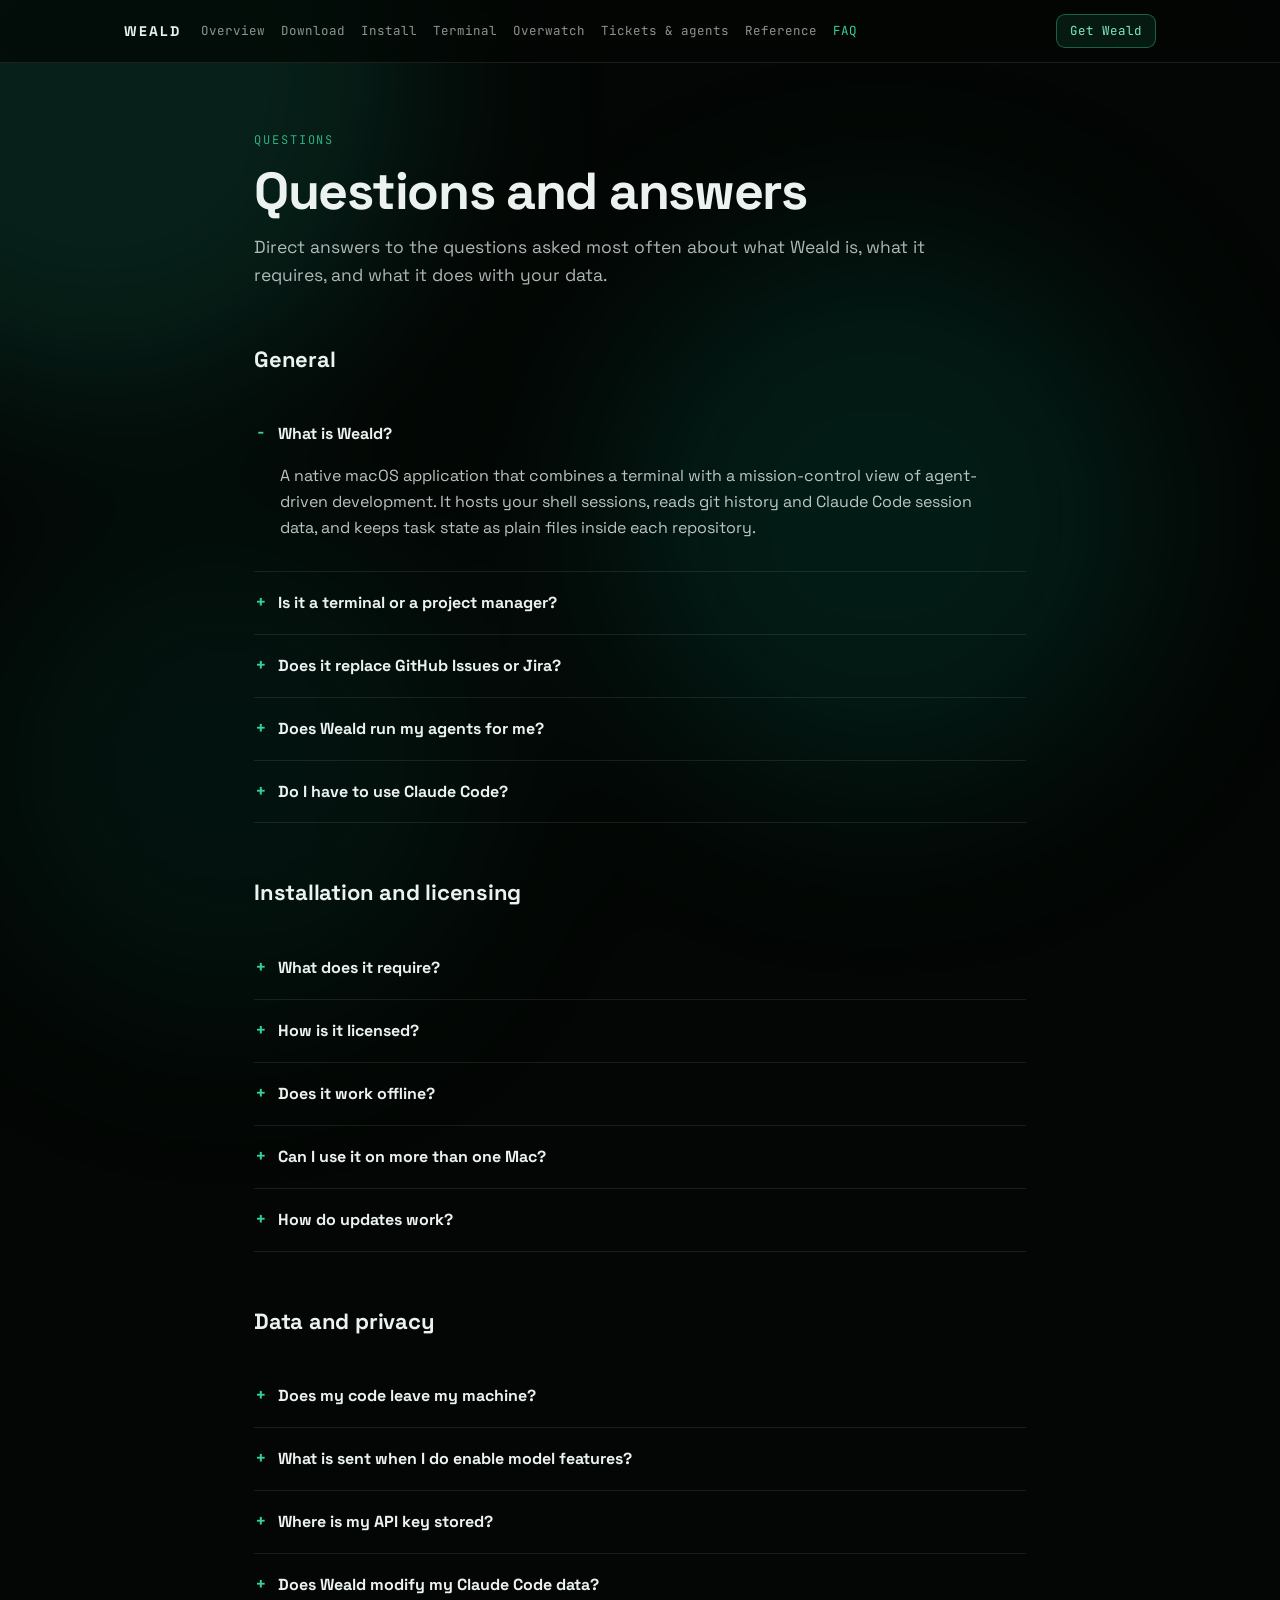
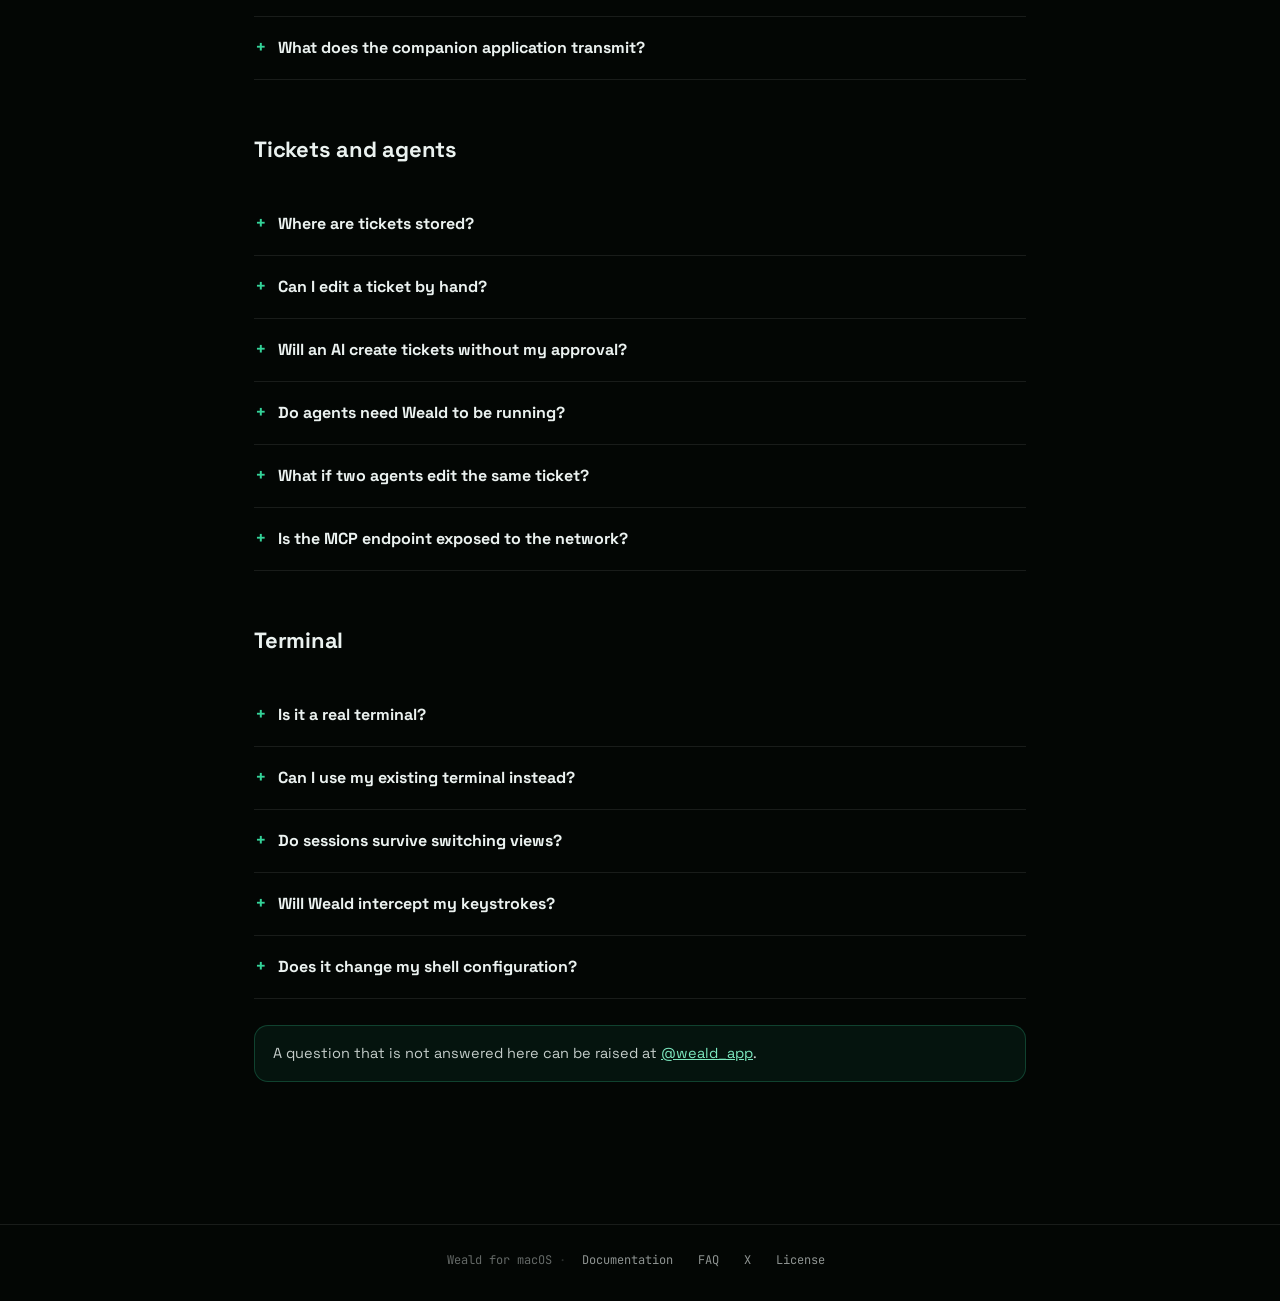
<file: faq.html>
<!DOCTYPE html>
<html lang="en">
<head>
<meta charset="utf-8">
<meta name="viewport" content="width=device-width, initial-scale=1, viewport-fit=cover">
<meta name="theme-color" content="#030604">
<title>Weald FAQ</title>
<meta name="description" content="Answers about requirements, licensing, privacy, tickets, and the terminal.">
<link rel="preconnect" href="https://fonts.googleapis.com">
<link rel="preconnect" href="https://fonts.gstatic.com" crossorigin>
<link href="https://fonts.googleapis.com/css2?family=Space+Grotesk:wght@500;700&family=JetBrains+Mono:wght@500&display=swap" rel="stylesheet">
<link rel="stylesheet" href="docs.css">
</head>
<body>
<div class="field"><span class="blob b1"></span><span class="blob b2"></span><span class="blob b3"></span></div>
<header class="bar"><div class="bar-in">
  <a class="brand" href="index.html">WEALD</a>
  <nav>
    <a href="docs.html" class="">Overview</a>
    <a href="download.html" class="">Download</a>
    <a href="install.html" class="">Install</a>
    <a href="terminal.html" class="">Terminal</a>
    <a href="overwatch.html" class="">Overwatch</a>
    <a href="tickets.html" class="">Tickets &amp; agents</a>
    <a href="reference.html" class="">Reference</a>
    <a href="faq.html" class="on">FAQ</a>
  </nav>
  <a class="get" href="https://wealdapp.gumroad.com/l/ftxdxa">Get Weald</a>
</div></header>
<main class="wrap">
<p class="eyebrow">Questions</p>
<h1 class="page">Questions and answers</h1>
<p class="lede">Direct answers to the questions asked most often about what Weald is, what it requires, and what it does with your data.</p>

<h2 id="general">General</h2>
<div class="qa">
<details open><summary>What is Weald?</summary><div class="a"><p>A native macOS application that combines a terminal with a mission-control view of agent-driven development. It hosts your shell sessions, reads git history and Claude Code session data, and keeps task state as plain files inside each repository.</p></div></details>
<details><summary>Is it a terminal or a project manager?</summary><div class="a"><p>Both, and the combination is the point. Because Weald hosts the terminal sessions itself, it can relate what an agent is doing right now to the commits it produced and the tickets it is working against. A separate terminal and a separate task tracker cannot make that connection.</p></div></details>
<details><summary>Does it replace GitHub Issues or Jira?</summary><div class="a"><p>No. Weald's tickets are a developer-facing and agent-facing record that lives in the repository. GitHub data is read in where it is available, and a suggestion can be promoted into a GitHub issue, but Weald is not intended as the tracker external stakeholders use.</p></div></details>
<details><summary>Does Weald run my agents for me?</summary><div class="a"><p>It starts Claude sessions on request and observes them, but it does not autonomously drive them. Weald is the surface above your agents rather than an orchestrator of them.</p></div></details>
<details><summary>Do I have to use Claude Code?</summary><div class="a"><p>No. The terminal, the ticket system, git history, and the team view work with any tool. Session observation, the context map, and the usage gauge are the parts that depend on Claude Code being present, and they are inactive without it.</p></div></details>
</div>

<h2 id="requirements-faq">Installation and licensing</h2>
<div class="qa">
<details><summary>What does it require?</summary><div class="a"><p>macOS 14 or later. The <code>gh</code> CLI is optional and adds GitHub data. An OpenRouter key is optional and enables the language-model features.</p></div></details>
<details><summary>How is it licensed?</summary><div class="a"><p>A one-time purchase with a license key. There is no subscription and no account to create. The key is verified against Gumroad's public endpoint, and Weald operates no server of its own for this purpose.</p></div></details>
<details><summary>Does it work offline?</summary><div class="a"><p>Yes. License verification is offline-tolerant, so an activated copy continues to run without a network connection. Everything except the language-model features, GitHub enrichment, and the update check is local in any case.</p></div></details>
<details><summary>Can I use it on more than one Mac?</summary><div class="a"><p>Activations are counted against the license. Activating on an additional machine consumes one; ordinary relaunches do not.</p></div></details>
<details><summary>How do updates work?</summary><div class="a"><p>Weald reads the latest public GitHub release at launch and shows a dismissable banner when a newer version exists. Nothing is installed automatically, and the check fails silently when offline. Every build is on the <a href="download.html">downloads page</a>.</p></div></details>
</div>

<h2 id="privacy">Data and privacy</h2>
<div class="qa">
<details><summary>Does my code leave my machine?</summary><div class="a"><p>Not unless you enable a language-model feature and supply your own key. Project scanning, git reading, session observation, the terminal, the context map, and the team view are entirely local. Weald has no backend that receives your project data.</p></div></details>
<details><summary>What is sent when I do enable model features?</summary><div class="a"><p>Only the context assembled for the request in question: recent commits, open ticket titles, activity, and an excerpt of project documents, trimmed to a budget. Requests go to OpenRouter using your key. Where the system supports on-device inference, that engine is preferred and nothing is sent at all.</p></div></details>
<details><summary>Where is my API key stored?</summary><div class="a"><p>In the system Keychain, and nowhere else. It is never written to a project file or to application preferences.</p></div></details>
<details><summary>Does Weald modify my Claude Code data?</summary><div class="a"><p>No. Session files under <code>~/.claude/</code> are read only. Installing Weald changes nothing about how Claude Code behaves.</p></div></details>
<details><summary>What does the companion application transmit?</summary><div class="a"><p>An encrypted, read-only snapshot on the local network, containing usage windows, git and team rollups, and the attention queue. Terminal output, file contents, diffs, prompts, and transcript text are excluded by design, and the companion cannot run anything on the Mac.</p></div></details>
</div>

<h2 id="tickets-faq">Tickets and agents</h2>
<div class="qa">
<details><summary>Where are tickets stored?</summary><div class="a"><p>In a visible <code>.weald/</code> directory inside each repository, as Markdown files with a YAML header. They are committed with your code, so they survive a clone and their history is your git history.</p></div></details>
<details><summary>Can I edit a ticket by hand?</summary><div class="a"><p>Yes. The format is ordinary text and is designed to round-trip safely, so a file edited in your own editor and a file written by an agent are the same kind of file.</p></div></details>
<details><summary>Will an AI create tickets without my approval?</summary><div class="a"><p>No. A model proposal is written to an ignored proposals directory and rendered as a draft. It becomes a real ticket only when you accept it, and the resulting ticket records that its origin was a proposal. Work an agent performs at your instruction is recorded without a gate, because you asked for it.</p></div></details>
<details><summary>Do agents need Weald to be running?</summary><div class="a"><p>No. With the application open, changes arrive over the local MCP endpoint and update the interface immediately. With it closed, the same changes land as file writes and are replayed at next launch.</p></div></details>
<details><summary>What if two agents edit the same ticket?</summary><div class="a"><p>Writes are atomic, performed as a temporary file followed by a rename, so a partial ticket is never observed. A writer checks the modification timestamp before overwriting to detect a conflict, and git history remains the final backstop.</p></div></details>
<details><summary>Is the MCP endpoint exposed to the network?</summary><div class="a"><p>No. It binds to the loopback interface only and is unreachable from outside the machine.</p></div></details>
</div>

<h2 id="terminal-faq">Terminal</h2>
<div class="qa">
<details><summary>Is it a real terminal?</summary><div class="a"><p>Yes. Each pane runs a genuine login shell over a pseudo-terminal, compatible with <code>xterm-256color</code>. Interactive programs behave as they do in any other terminal.</p></div></details>
<details><summary>Can I use my existing terminal instead?</summary><div class="a"><p>Yes. Quick Send hands a session off to your preferred external terminal application. The embedded terminal exists for staying inside Weald, not for replacing what you already use.</p></div></details>
<details><summary>Do sessions survive switching views?</summary><div class="a"><p>Yes. Sessions are owned by a process-wide registry keyed by project rather than by the view showing them, so moving between tabs and projects leaves shells and scrollback intact.</p></div></details>
<details><summary>Will Weald intercept my keystrokes?</summary><div class="a"><p>Only the shortcuts in the reference table. Everything else reaches the shell untouched, so editors and interactive tools are unaffected.</p></div></details>
<details><summary>Does it change my shell configuration?</summary><div class="a"><p>Only if you ask it to. When you do, the original file is backed up first and every line Weald writes is confined to a delimited managed block that can be removed cleanly.</p></div></details>
</div>

<div class="note"><p>A question that is not answered here can be raised at <a href="https://x.com/weald_app">@weald_app</a>.</p></div>
</main>
<footer>
  Weald for macOS
  <span style="opacity:.4">·</span>
  <a href="docs.html">Documentation</a>
  <a href="faq.html">FAQ</a>
  <a href="https://x.com/weald_app" target="_blank" rel="noopener">X</a>
  <a href="https://wealdapp.gumroad.com/l/ftxdxa">License</a>
</footer>
</body>
</html>
</file>
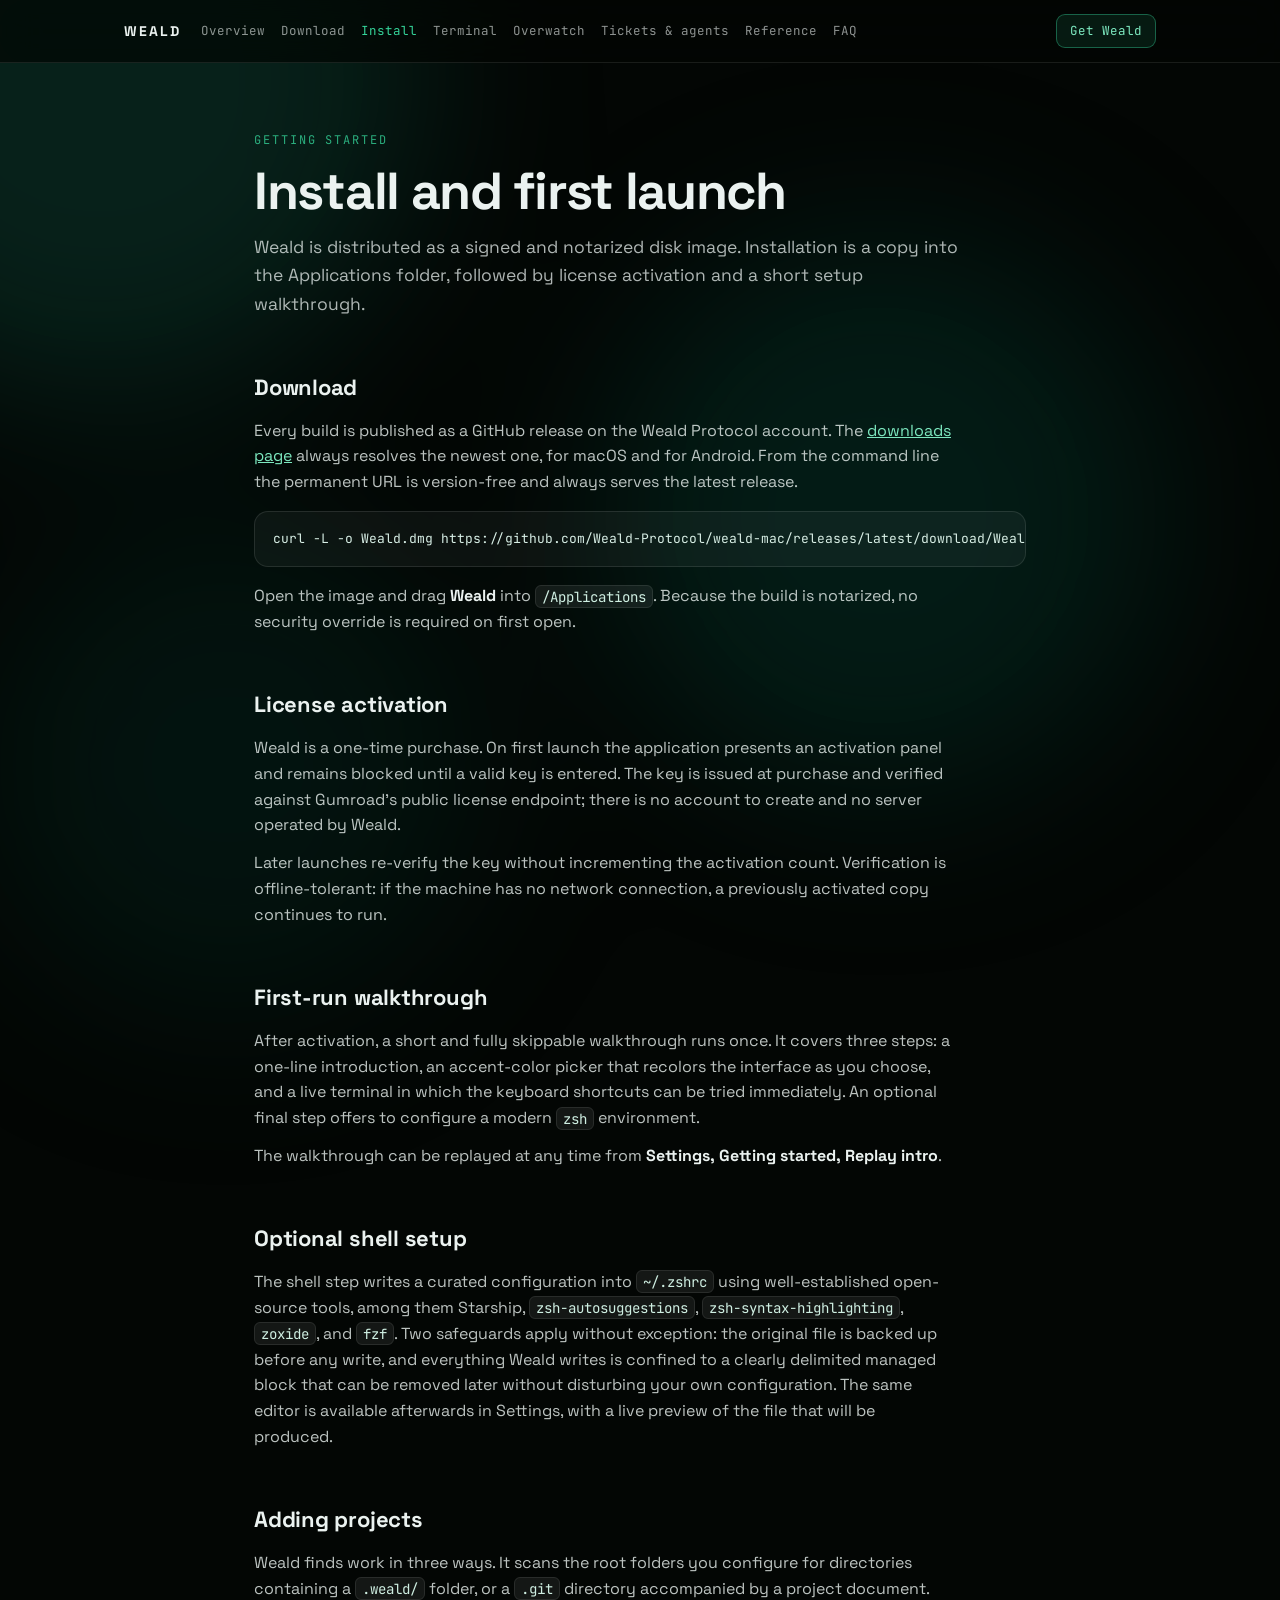
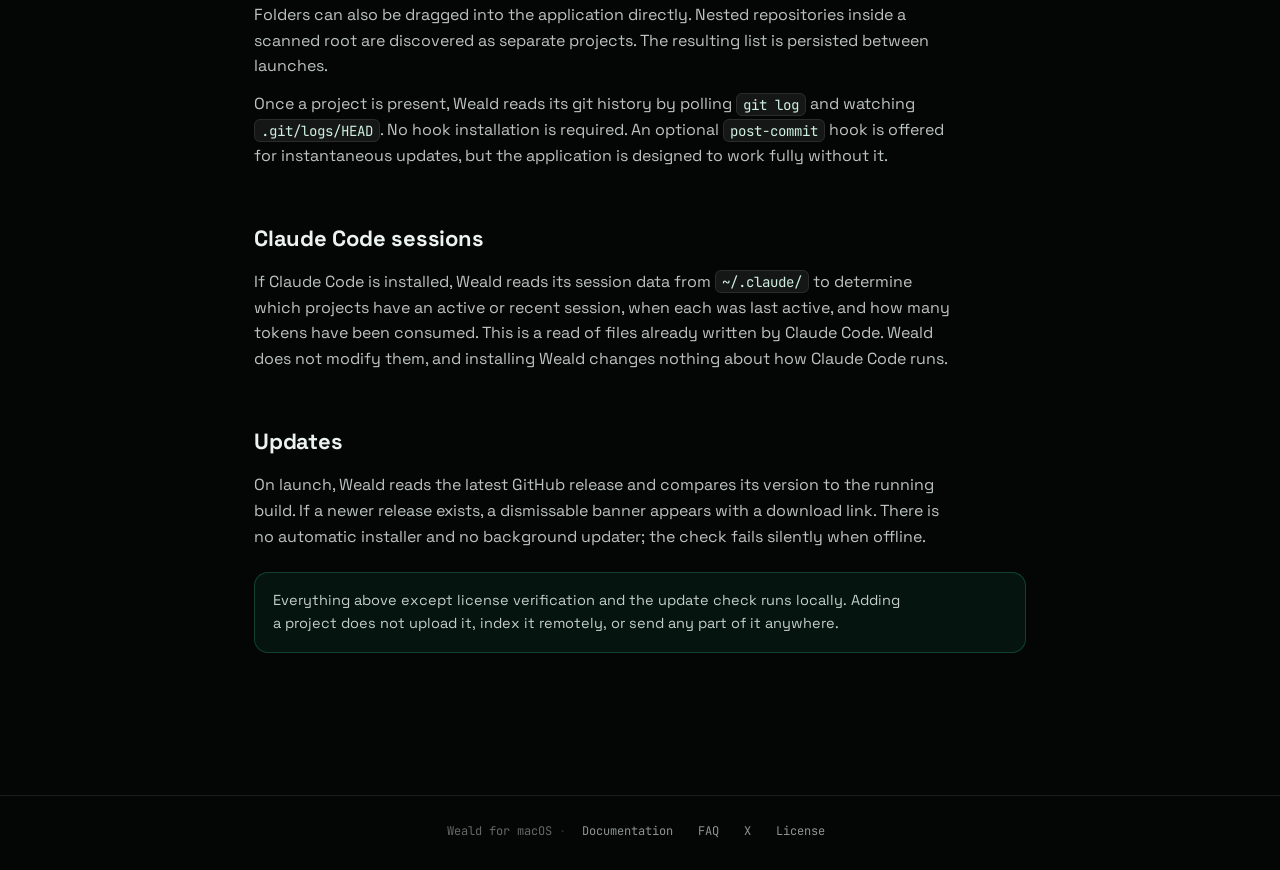
<file: install.html>
<!DOCTYPE html>
<html lang="en">
<head>
<meta charset="utf-8">
<meta name="viewport" content="width=device-width, initial-scale=1, viewport-fit=cover">
<meta name="theme-color" content="#030604">
<title>Install Weald</title>
<meta name="description" content="Download, licensing, first launch, and adding projects.">
<link rel="preconnect" href="https://fonts.googleapis.com">
<link rel="preconnect" href="https://fonts.gstatic.com" crossorigin>
<link href="https://fonts.googleapis.com/css2?family=Space+Grotesk:wght@500;700&family=JetBrains+Mono:wght@500&display=swap" rel="stylesheet">
<link rel="stylesheet" href="docs.css">
</head>
<body>
<div class="field"><span class="blob b1"></span><span class="blob b2"></span><span class="blob b3"></span></div>
<header class="bar"><div class="bar-in">
  <a class="brand" href="index.html">WEALD</a>
  <nav>
    <a href="docs.html" class="">Overview</a>
    <a href="download.html" class="">Download</a>
    <a href="install.html" class="on">Install</a>
    <a href="terminal.html" class="">Terminal</a>
    <a href="overwatch.html" class="">Overwatch</a>
    <a href="tickets.html" class="">Tickets &amp; agents</a>
    <a href="reference.html" class="">Reference</a>
    <a href="faq.html" class="">FAQ</a>
  </nav>
  <a class="get" href="https://wealdapp.gumroad.com/l/ftxdxa">Get Weald</a>
</div></header>
<main class="wrap">
<p class="eyebrow">Getting started</p>
<h1 class="page">Install and first launch</h1>
<p class="lede">Weald is distributed as a signed and notarized disk image. Installation is a copy into the Applications folder, followed by license activation and a short setup walkthrough.</p>

<h2 id="download">Download</h2>
<p>Every build is published as a GitHub release on the Weald Protocol account. The <a href="download.html">downloads page</a> always resolves the newest one, for macOS and for Android. From the command line the permanent URL is version-free and always serves the latest release.</p>
<pre><code>curl -L -o Weald.dmg https://github.com/Weald-Protocol/weald-mac/releases/latest/download/Weald.dmg</code></pre>
<p>Open the image and drag <strong>Weald</strong> into <code>/Applications</code>. Because the build is notarized, no security override is required on first open.</p>

<h2 id="license">License activation</h2>
<p>Weald is a one-time purchase. On first launch the application presents an activation panel and remains blocked until a valid key is entered. The key is issued at purchase and verified against Gumroad's public license endpoint; there is no account to create and no server operated by Weald.</p>
<p>Later launches re-verify the key without incrementing the activation count. Verification is offline-tolerant: if the machine has no network connection, a previously activated copy continues to run.</p>

<h2 id="first-run">First-run walkthrough</h2>
<p>After activation, a short and fully skippable walkthrough runs once. It covers three steps: a one-line introduction, an accent-color picker that recolors the interface as you choose, and a live terminal in which the keyboard shortcuts can be tried immediately. An optional final step offers to configure a modern <code>zsh</code> environment.</p>
<p>The walkthrough can be replayed at any time from <strong>Settings, Getting started, Replay intro</strong>.</p>

<h2 id="shell">Optional shell setup</h2>
<p>The shell step writes a curated configuration into <code>~/.zshrc</code> using well-established open-source tools, among them Starship, <code>zsh-autosuggestions</code>, <code>zsh-syntax-highlighting</code>, <code>zoxide</code>, and <code>fzf</code>. Two safeguards apply without exception: the original file is backed up before any write, and everything Weald writes is confined to a clearly delimited managed block that can be removed later without disturbing your own configuration. The same editor is available afterwards in Settings, with a live preview of the file that will be produced.</p>

<h2 id="projects">Adding projects</h2>
<p>Weald finds work in three ways. It scans the root folders you configure for directories containing a <code>.weald/</code> folder, or a <code>.git</code> directory accompanied by a project document. Folders can also be dragged into the application directly. Nested repositories inside a scanned root are discovered as separate projects. The resulting list is persisted between launches.</p>
<p>Once a project is present, Weald reads its git history by polling <code>git log</code> and watching <code>.git/logs/HEAD</code>. No hook installation is required. An optional <code>post-commit</code> hook is offered for instantaneous updates, but the application is designed to work fully without it.</p>

<h2 id="sessions">Claude Code sessions</h2>
<p>If Claude Code is installed, Weald reads its session data from <code>~/.claude/</code> to determine which projects have an active or recent session, when each was last active, and how many tokens have been consumed. This is a read of files already written by Claude Code. Weald does not modify them, and installing Weald changes nothing about how Claude Code runs.</p>

<h2 id="updates">Updates</h2>
<p>On launch, Weald reads the latest GitHub release and compares its version to the running build. If a newer release exists, a dismissable banner appears with a download link. There is no automatic installer and no background updater; the check fails silently when offline.</p>

<div class="note"><p>Everything above except license verification and the update check runs locally. Adding a project does not upload it, index it remotely, or send any part of it anywhere.</p></div>
</main>
<footer>
  Weald for macOS
  <span style="opacity:.4">·</span>
  <a href="docs.html">Documentation</a>
  <a href="faq.html">FAQ</a>
  <a href="https://x.com/weald_app" target="_blank" rel="noopener">X</a>
  <a href="https://wealdapp.gumroad.com/l/ftxdxa">License</a>
</footer>
</body>
</html>
</file>
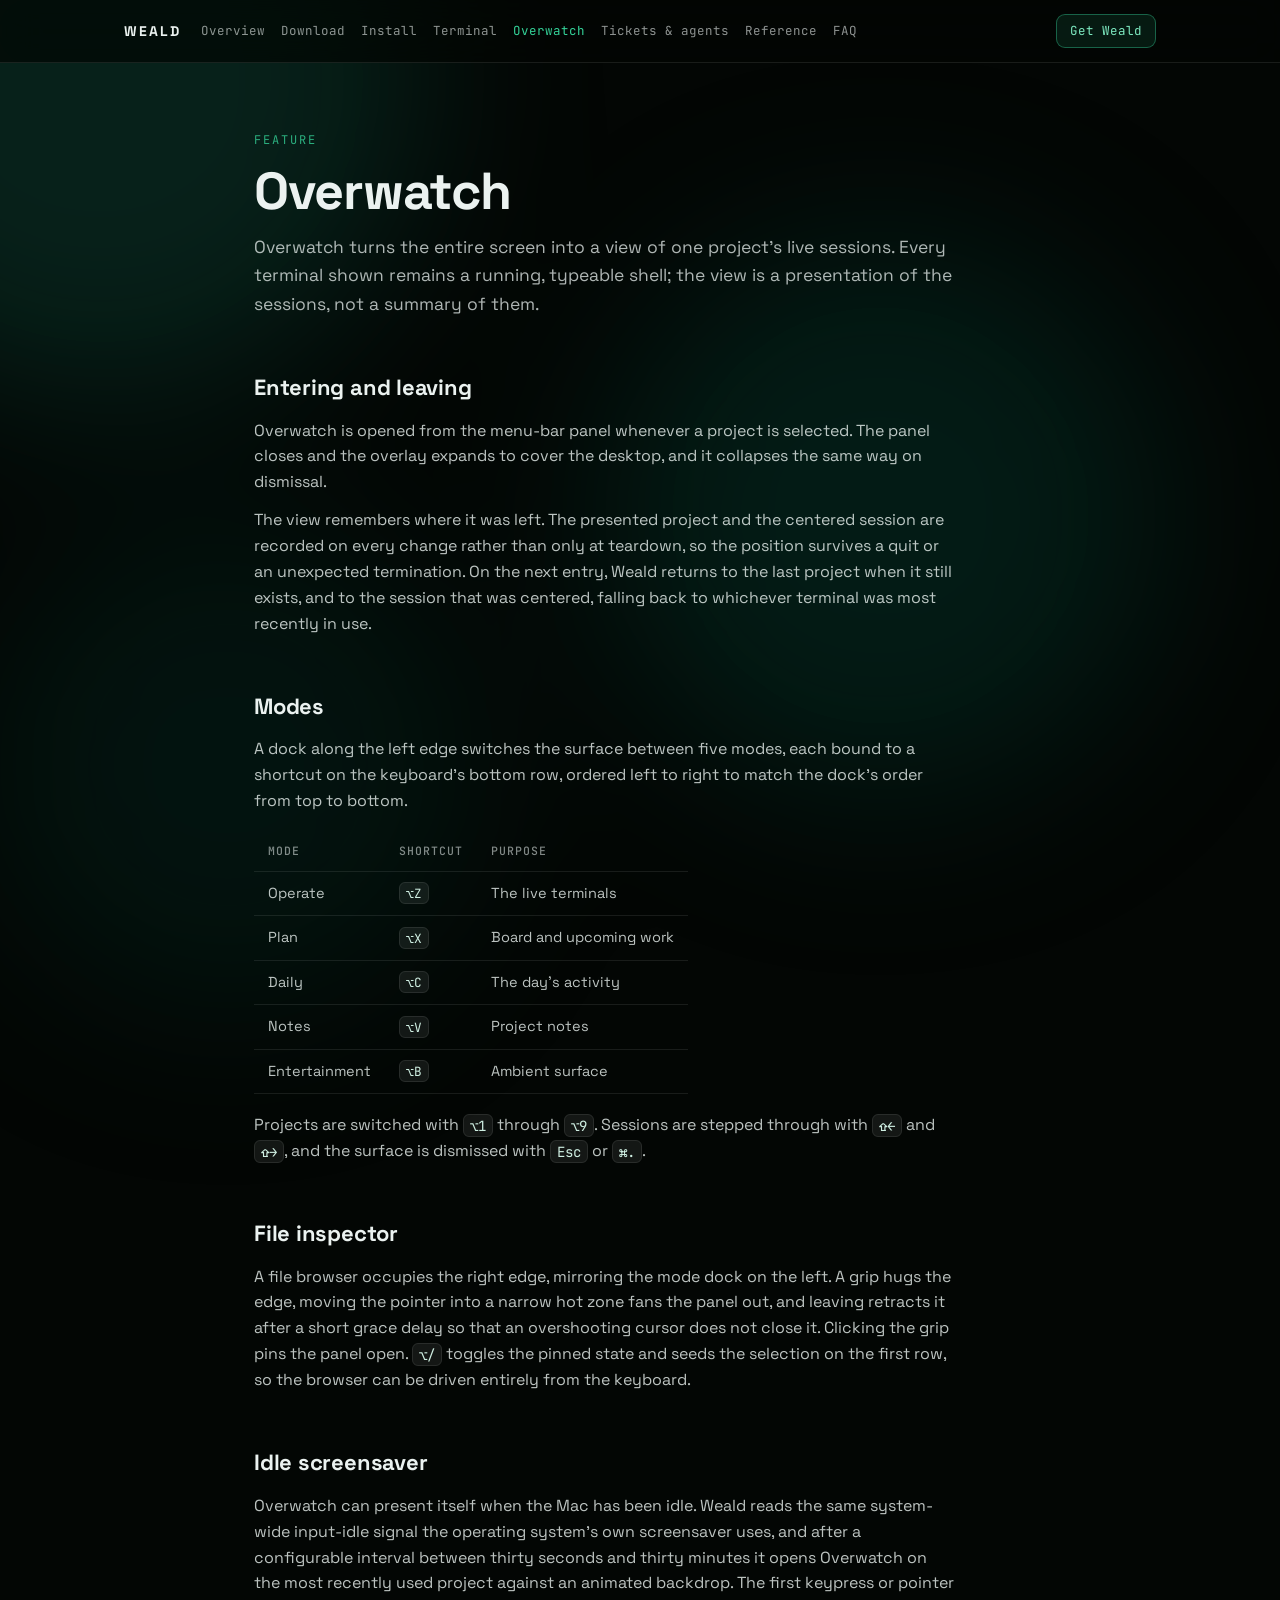
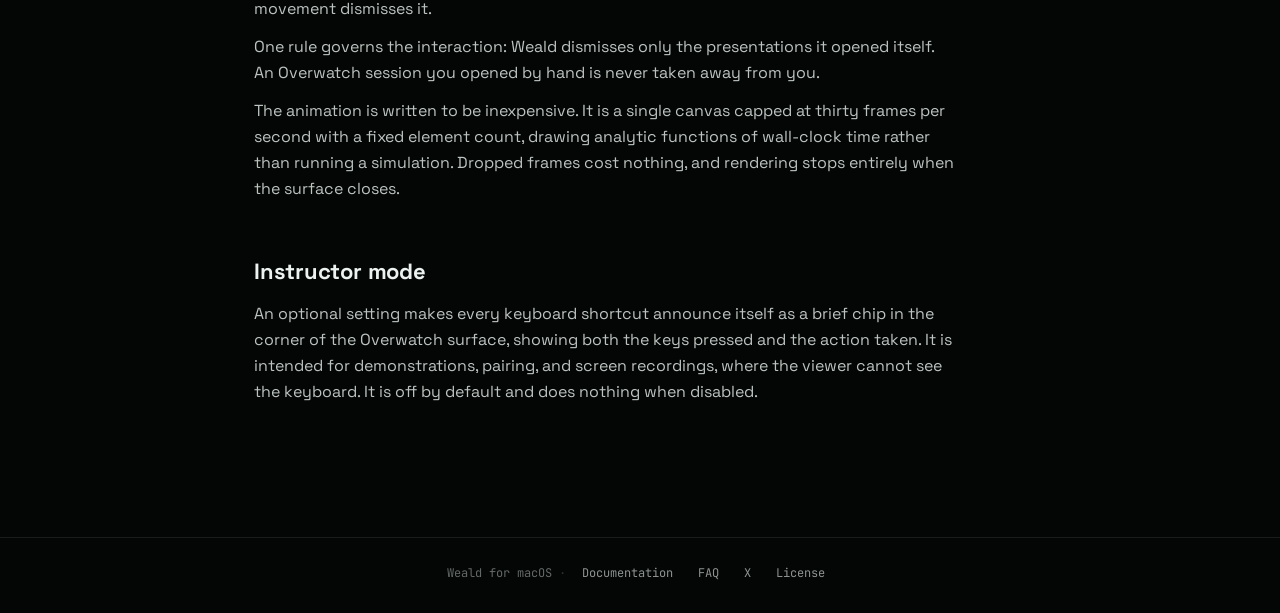
<file: overwatch.html>
<!DOCTYPE html>
<html lang="en">
<head>
<meta charset="utf-8">
<meta name="viewport" content="width=device-width, initial-scale=1, viewport-fit=cover">
<meta name="theme-color" content="#030604">
<title>Weald Overwatch</title>
<meta name="description" content="The full-screen live session view, its modes, and the idle screensaver.">
<link rel="preconnect" href="https://fonts.googleapis.com">
<link rel="preconnect" href="https://fonts.gstatic.com" crossorigin>
<link href="https://fonts.googleapis.com/css2?family=Space+Grotesk:wght@500;700&family=JetBrains+Mono:wght@500&display=swap" rel="stylesheet">
<link rel="stylesheet" href="docs.css">
</head>
<body>
<div class="field"><span class="blob b1"></span><span class="blob b2"></span><span class="blob b3"></span></div>
<header class="bar"><div class="bar-in">
  <a class="brand" href="index.html">WEALD</a>
  <nav>
    <a href="docs.html" class="">Overview</a>
    <a href="download.html" class="">Download</a>
    <a href="install.html" class="">Install</a>
    <a href="terminal.html" class="">Terminal</a>
    <a href="overwatch.html" class="on">Overwatch</a>
    <a href="tickets.html" class="">Tickets &amp; agents</a>
    <a href="reference.html" class="">Reference</a>
    <a href="faq.html" class="">FAQ</a>
  </nav>
  <a class="get" href="https://wealdapp.gumroad.com/l/ftxdxa">Get Weald</a>
</div></header>
<main class="wrap">
<p class="eyebrow">Feature</p>
<h1 class="page">Overwatch</h1>
<p class="lede">Overwatch turns the entire screen into a view of one project's live sessions. Every terminal shown remains a running, typeable shell; the view is a presentation of the sessions, not a summary of them.</p>

<h2 id="entering">Entering and leaving</h2>
<p>Overwatch is opened from the menu-bar panel whenever a project is selected. The panel closes and the overlay expands to cover the desktop, and it collapses the same way on dismissal.</p>
<p>The view remembers where it was left. The presented project and the centered session are recorded on every change rather than only at teardown, so the position survives a quit or an unexpected termination. On the next entry, Weald returns to the last project when it still exists, and to the session that was centered, falling back to whichever terminal was most recently in use.</p>

<h2 id="modes">Modes</h2>
<p>A dock along the left edge switches the surface between five modes, each bound to a shortcut on the keyboard's bottom row, ordered left to right to match the dock's order from top to bottom.</p>
<table>
  <tr><th>Mode</th><th>Shortcut</th><th>Purpose</th></tr>
  <tr><td>Operate</td><td><code>⌥Z</code></td><td>The live terminals</td></tr>
  <tr><td>Plan</td><td><code>⌥X</code></td><td>Board and upcoming work</td></tr>
  <tr><td>Daily</td><td><code>⌥C</code></td><td>The day's activity</td></tr>
  <tr><td>Notes</td><td><code>⌥V</code></td><td>Project notes</td></tr>
  <tr><td>Entertainment</td><td><code>⌥B</code></td><td>Ambient surface</td></tr>
</table>
<p>Projects are switched with <code>⌥1</code> through <code>⌥9</code>. Sessions are stepped through with <code>⇧←</code> and <code>⇧→</code>, and the surface is dismissed with <code>Esc</code> or <code>⌘.</code>.</p>

<h2 id="inspector">File inspector</h2>
<p>A file browser occupies the right edge, mirroring the mode dock on the left. A grip hugs the edge, moving the pointer into a narrow hot zone fans the panel out, and leaving retracts it after a short grace delay so that an overshooting cursor does not close it. Clicking the grip pins the panel open. <code>⌥/</code> toggles the pinned state and seeds the selection on the first row, so the browser can be driven entirely from the keyboard.</p>

<h2 id="screensaver">Idle screensaver</h2>
<p>Overwatch can present itself when the Mac has been idle. Weald reads the same system-wide input-idle signal the operating system's own screensaver uses, and after a configurable interval between thirty seconds and thirty minutes it opens Overwatch on the most recently used project against an animated backdrop. The first keypress or pointer movement dismisses it.</p>
<p>One rule governs the interaction: Weald dismisses only the presentations it opened itself. An Overwatch session you opened by hand is never taken away from you.</p>
<p>The animation is written to be inexpensive. It is a single canvas capped at thirty frames per second with a fixed element count, drawing analytic functions of wall-clock time rather than running a simulation. Dropped frames cost nothing, and rendering stops entirely when the surface closes.</p>

<h2 id="instructor">Instructor mode</h2>
<p>An optional setting makes every keyboard shortcut announce itself as a brief chip in the corner of the Overwatch surface, showing both the keys pressed and the action taken. It is intended for demonstrations, pairing, and screen recordings, where the viewer cannot see the keyboard. It is off by default and does nothing when disabled.</p>
</main>
<footer>
  Weald for macOS
  <span style="opacity:.4">·</span>
  <a href="docs.html">Documentation</a>
  <a href="faq.html">FAQ</a>
  <a href="https://x.com/weald_app" target="_blank" rel="noopener">X</a>
  <a href="https://wealdapp.gumroad.com/l/ftxdxa">License</a>
</footer>
</body>
</html>
</file>
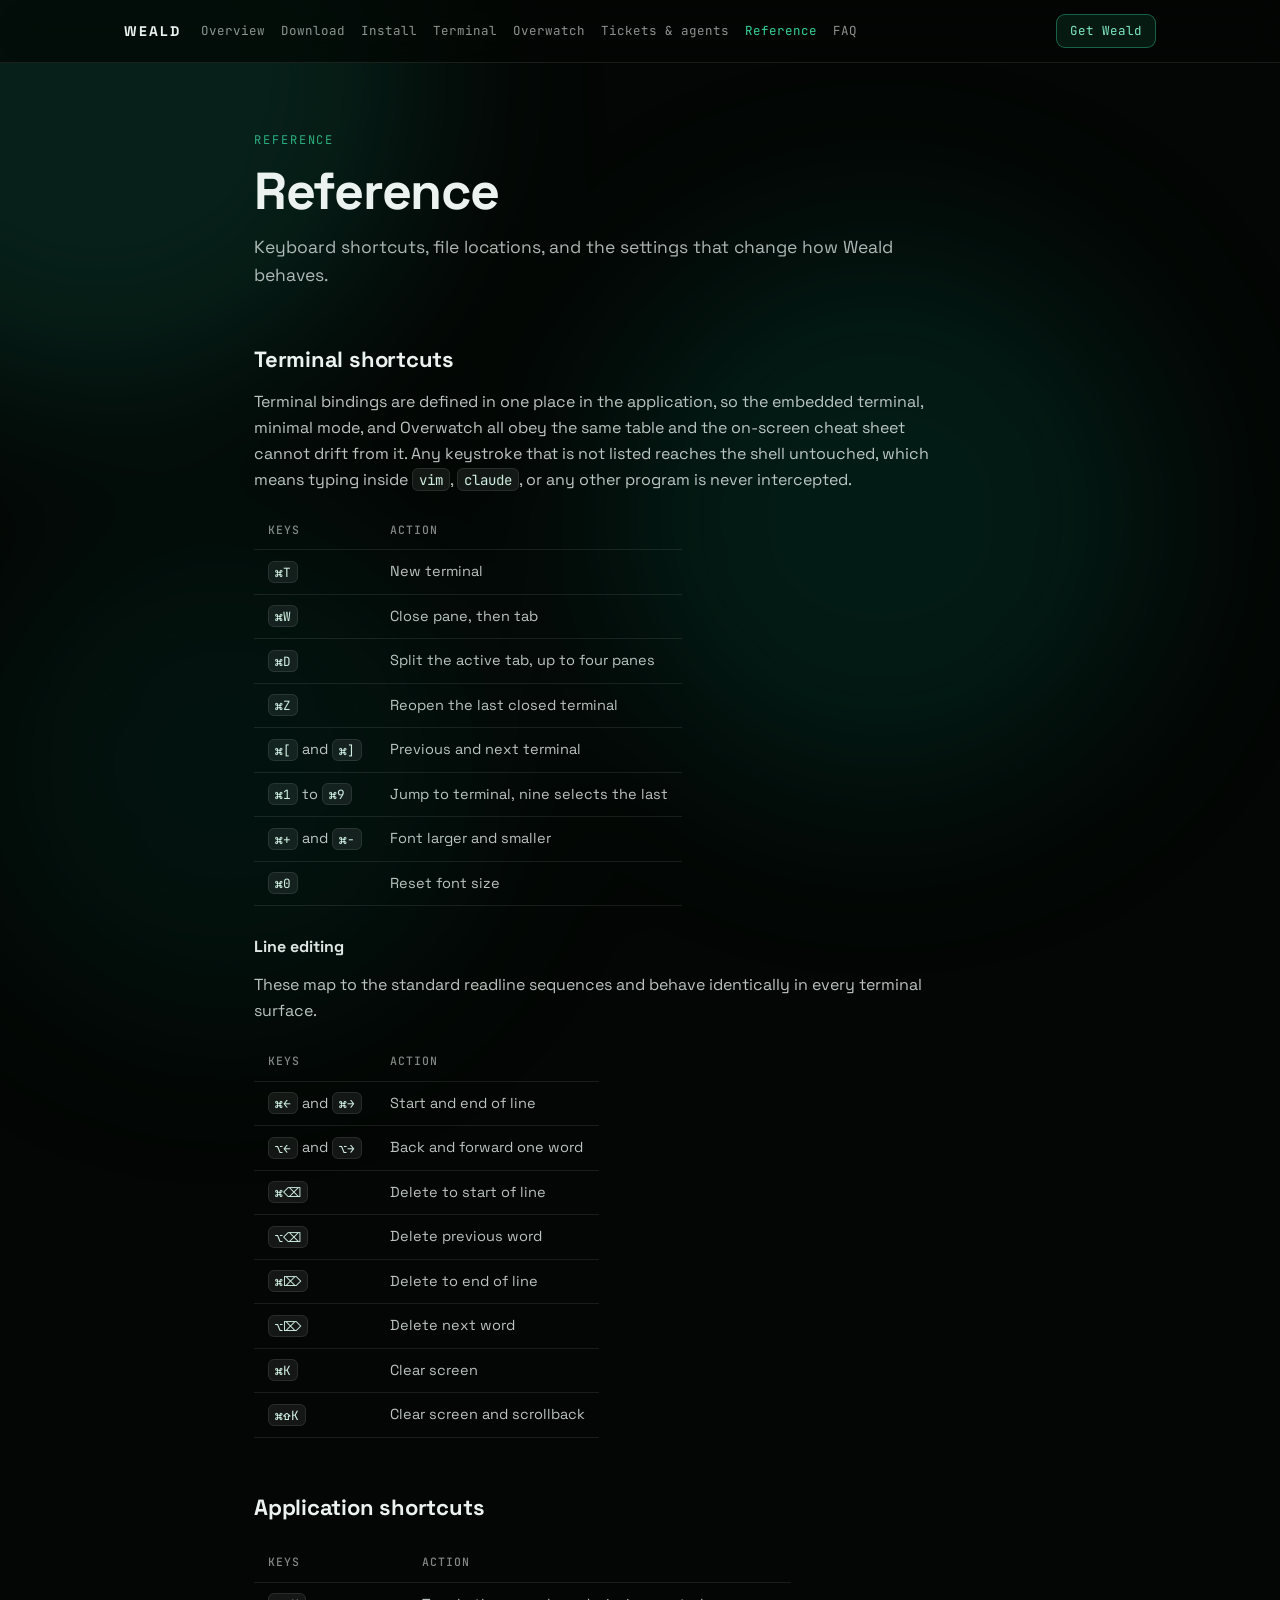
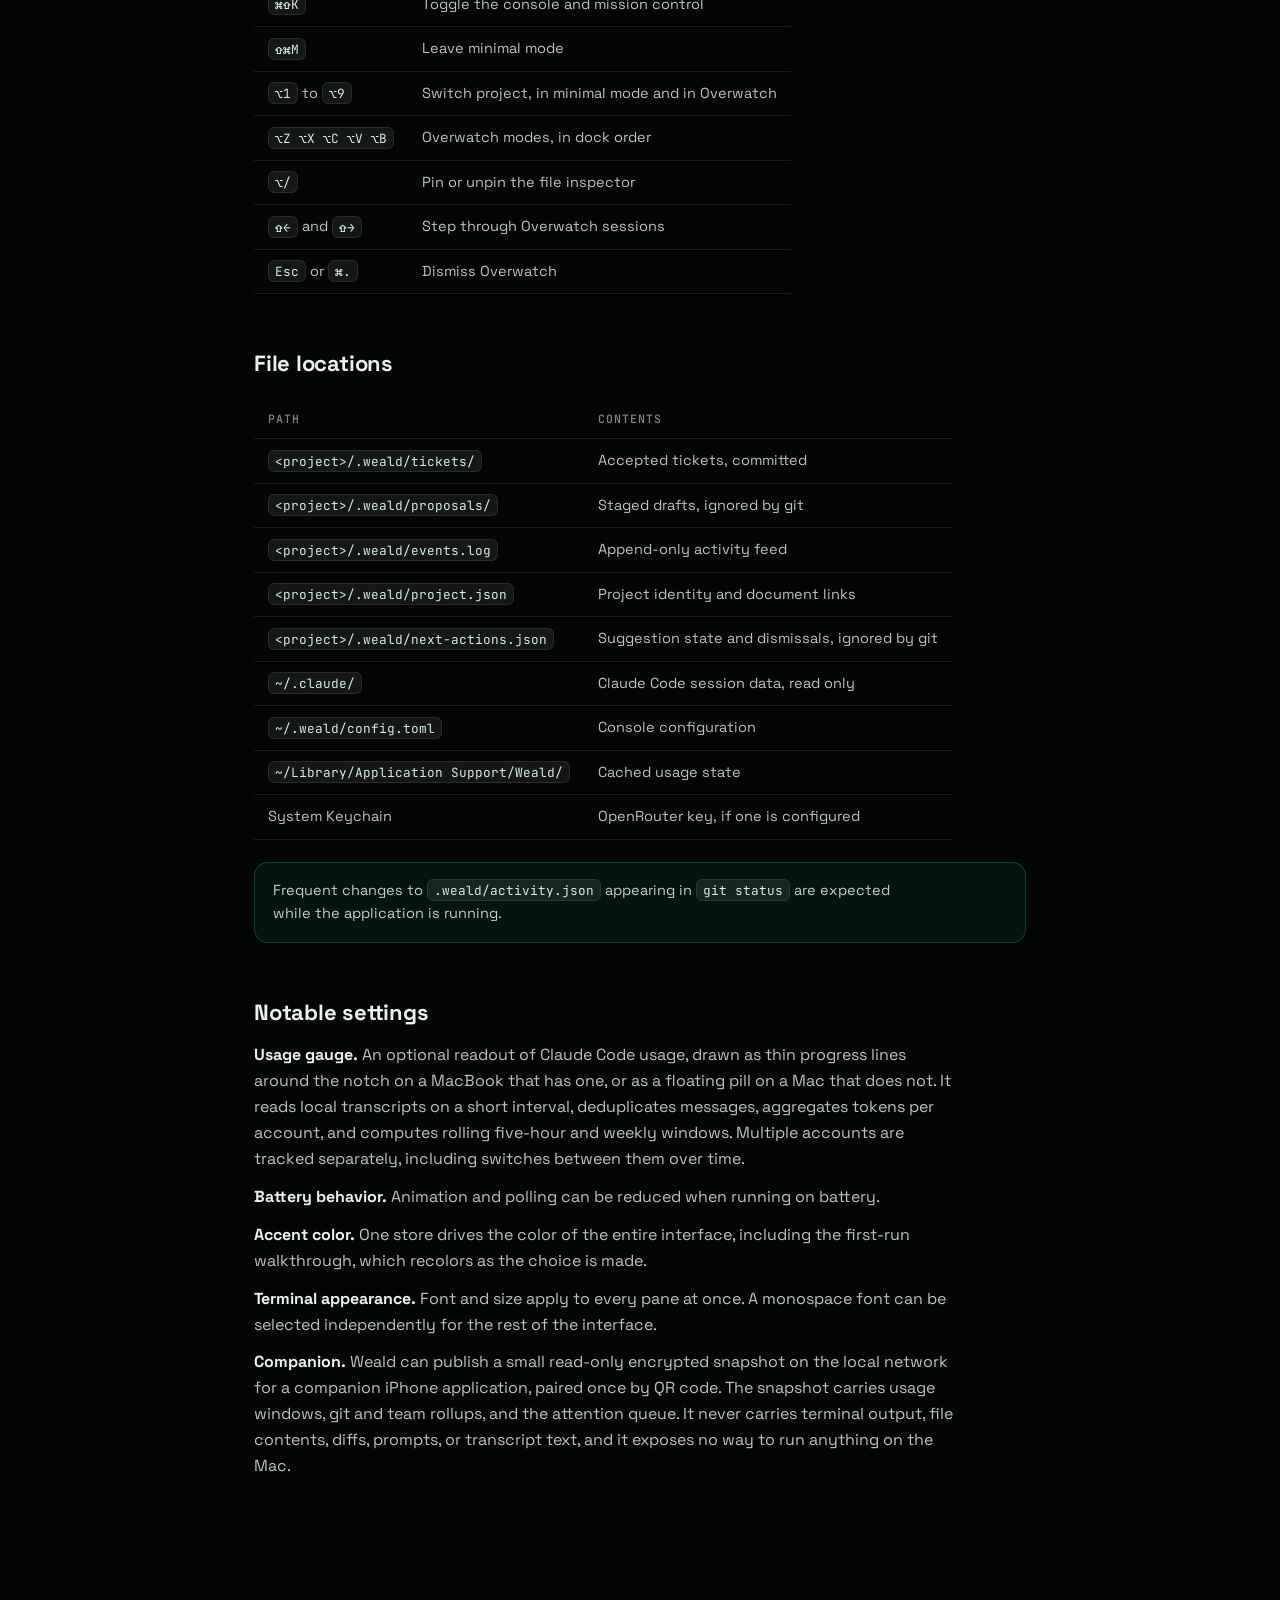
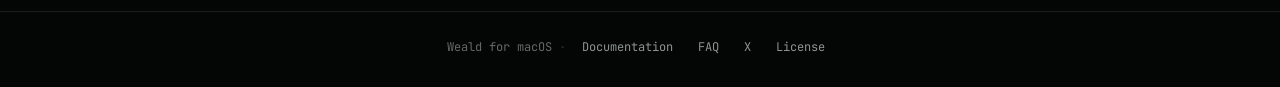
<file: reference.html>
<!DOCTYPE html>
<html lang="en">
<head>
<meta charset="utf-8">
<meta name="viewport" content="width=device-width, initial-scale=1, viewport-fit=cover">
<meta name="theme-color" content="#030604">
<title>Weald Reference</title>
<meta name="description" content="Keyboard shortcuts, file locations, and settings.">
<link rel="preconnect" href="https://fonts.googleapis.com">
<link rel="preconnect" href="https://fonts.gstatic.com" crossorigin>
<link href="https://fonts.googleapis.com/css2?family=Space+Grotesk:wght@500;700&family=JetBrains+Mono:wght@500&display=swap" rel="stylesheet">
<link rel="stylesheet" href="docs.css">
</head>
<body>
<div class="field"><span class="blob b1"></span><span class="blob b2"></span><span class="blob b3"></span></div>
<header class="bar"><div class="bar-in">
  <a class="brand" href="index.html">WEALD</a>
  <nav>
    <a href="docs.html" class="">Overview</a>
    <a href="download.html" class="">Download</a>
    <a href="install.html" class="">Install</a>
    <a href="terminal.html" class="">Terminal</a>
    <a href="overwatch.html" class="">Overwatch</a>
    <a href="tickets.html" class="">Tickets &amp; agents</a>
    <a href="reference.html" class="on">Reference</a>
    <a href="faq.html" class="">FAQ</a>
  </nav>
  <a class="get" href="https://wealdapp.gumroad.com/l/ftxdxa">Get Weald</a>
</div></header>
<main class="wrap">
<p class="eyebrow">Reference</p>
<h1 class="page">Reference</h1>
<p class="lede">Keyboard shortcuts, file locations, and the settings that change how Weald behaves.</p>

<h2 id="terminal-keys">Terminal shortcuts</h2>
<p>Terminal bindings are defined in one place in the application, so the embedded terminal, minimal mode, and Overwatch all obey the same table and the on-screen cheat sheet cannot drift from it. Any keystroke that is not listed reaches the shell untouched, which means typing inside <code>vim</code>, <code>claude</code>, or any other program is never intercepted.</p>
<table>
  <tr><th>Keys</th><th>Action</th></tr>
  <tr><td><code>⌘T</code></td><td>New terminal</td></tr>
  <tr><td><code>⌘W</code></td><td>Close pane, then tab</td></tr>
  <tr><td><code>⌘D</code></td><td>Split the active tab, up to four panes</td></tr>
  <tr><td><code>⌘Z</code></td><td>Reopen the last closed terminal</td></tr>
  <tr><td><code>⌘[</code> and <code>⌘]</code></td><td>Previous and next terminal</td></tr>
  <tr><td><code>⌘1</code> to <code>⌘9</code></td><td>Jump to terminal, nine selects the last</td></tr>
  <tr><td><code>⌘+</code> and <code>⌘−</code></td><td>Font larger and smaller</td></tr>
  <tr><td><code>⌘0</code></td><td>Reset font size</td></tr>
</table>

<h3>Line editing</h3>
<p>These map to the standard readline sequences and behave identically in every terminal surface.</p>
<table>
  <tr><th>Keys</th><th>Action</th></tr>
  <tr><td><code>⌘←</code> and <code>⌘→</code></td><td>Start and end of line</td></tr>
  <tr><td><code>⌥←</code> and <code>⌥→</code></td><td>Back and forward one word</td></tr>
  <tr><td><code>⌘⌫</code></td><td>Delete to start of line</td></tr>
  <tr><td><code>⌥⌫</code></td><td>Delete previous word</td></tr>
  <tr><td><code>⌘⌦</code></td><td>Delete to end of line</td></tr>
  <tr><td><code>⌥⌦</code></td><td>Delete next word</td></tr>
  <tr><td><code>⌘K</code></td><td>Clear screen</td></tr>
  <tr><td><code>⌘⇧K</code></td><td>Clear screen and scrollback</td></tr>
</table>

<h2 id="app-keys">Application shortcuts</h2>
<table>
  <tr><th>Keys</th><th>Action</th></tr>
  <tr><td><code>⌘⇧K</code></td><td>Toggle the console and mission control</td></tr>
  <tr><td><code>⇧⌘M</code></td><td>Leave minimal mode</td></tr>
  <tr><td><code>⌥1</code> to <code>⌥9</code></td><td>Switch project, in minimal mode and in Overwatch</td></tr>
  <tr><td><code>⌥Z ⌥X ⌥C ⌥V ⌥B</code></td><td>Overwatch modes, in dock order</td></tr>
  <tr><td><code>⌥/</code></td><td>Pin or unpin the file inspector</td></tr>
  <tr><td><code>⇧←</code> and <code>⇧→</code></td><td>Step through Overwatch sessions</td></tr>
  <tr><td><code>Esc</code> or <code>⌘.</code></td><td>Dismiss Overwatch</td></tr>
</table>

<h2 id="paths">File locations</h2>
<table>
  <tr><th>Path</th><th>Contents</th></tr>
  <tr><td><code>&lt;project&gt;/.weald/tickets/</code></td><td>Accepted tickets, committed</td></tr>
  <tr><td><code>&lt;project&gt;/.weald/proposals/</code></td><td>Staged drafts, ignored by git</td></tr>
  <tr><td><code>&lt;project&gt;/.weald/events.log</code></td><td>Append-only activity feed</td></tr>
  <tr><td><code>&lt;project&gt;/.weald/project.json</code></td><td>Project identity and document links</td></tr>
  <tr><td><code>&lt;project&gt;/.weald/next-actions.json</code></td><td>Suggestion state and dismissals, ignored by git</td></tr>
  <tr><td><code>~/.claude/</code></td><td>Claude Code session data, read only</td></tr>
  <tr><td><code>~/.weald/config.toml</code></td><td>Console configuration</td></tr>
  <tr><td><code>~/Library/Application Support/Weald/</code></td><td>Cached usage state</td></tr>
  <tr><td>System Keychain</td><td>OpenRouter key, if one is configured</td></tr>
</table>
<div class="note"><p>Frequent changes to <code>.weald/activity.json</code> appearing in <code>git status</code> are expected while the application is running.</p></div>

<h2 id="settings">Notable settings</h2>
<p><strong>Usage gauge.</strong> An optional readout of Claude Code usage, drawn as thin progress lines around the notch on a MacBook that has one, or as a floating pill on a Mac that does not. It reads local transcripts on a short interval, deduplicates messages, aggregates tokens per account, and computes rolling five-hour and weekly windows. Multiple accounts are tracked separately, including switches between them over time.</p>
<p><strong>Battery behavior.</strong> Animation and polling can be reduced when running on battery.</p>
<p><strong>Accent color.</strong> One store drives the color of the entire interface, including the first-run walkthrough, which recolors as the choice is made.</p>
<p><strong>Terminal appearance.</strong> Font and size apply to every pane at once. A monospace font can be selected independently for the rest of the interface.</p>
<p><strong>Companion.</strong> Weald can publish a small read-only encrypted snapshot on the local network for a companion iPhone application, paired once by QR code. The snapshot carries usage windows, git and team rollups, and the attention queue. It never carries terminal output, file contents, diffs, prompts, or transcript text, and it exposes no way to run anything on the Mac.</p>
</main>
<footer>
  Weald for macOS
  <span style="opacity:.4">·</span>
  <a href="docs.html">Documentation</a>
  <a href="faq.html">FAQ</a>
  <a href="https://x.com/weald_app" target="_blank" rel="noopener">X</a>
  <a href="https://wealdapp.gumroad.com/l/ftxdxa">License</a>
</footer>
</body>
</html>
</file>
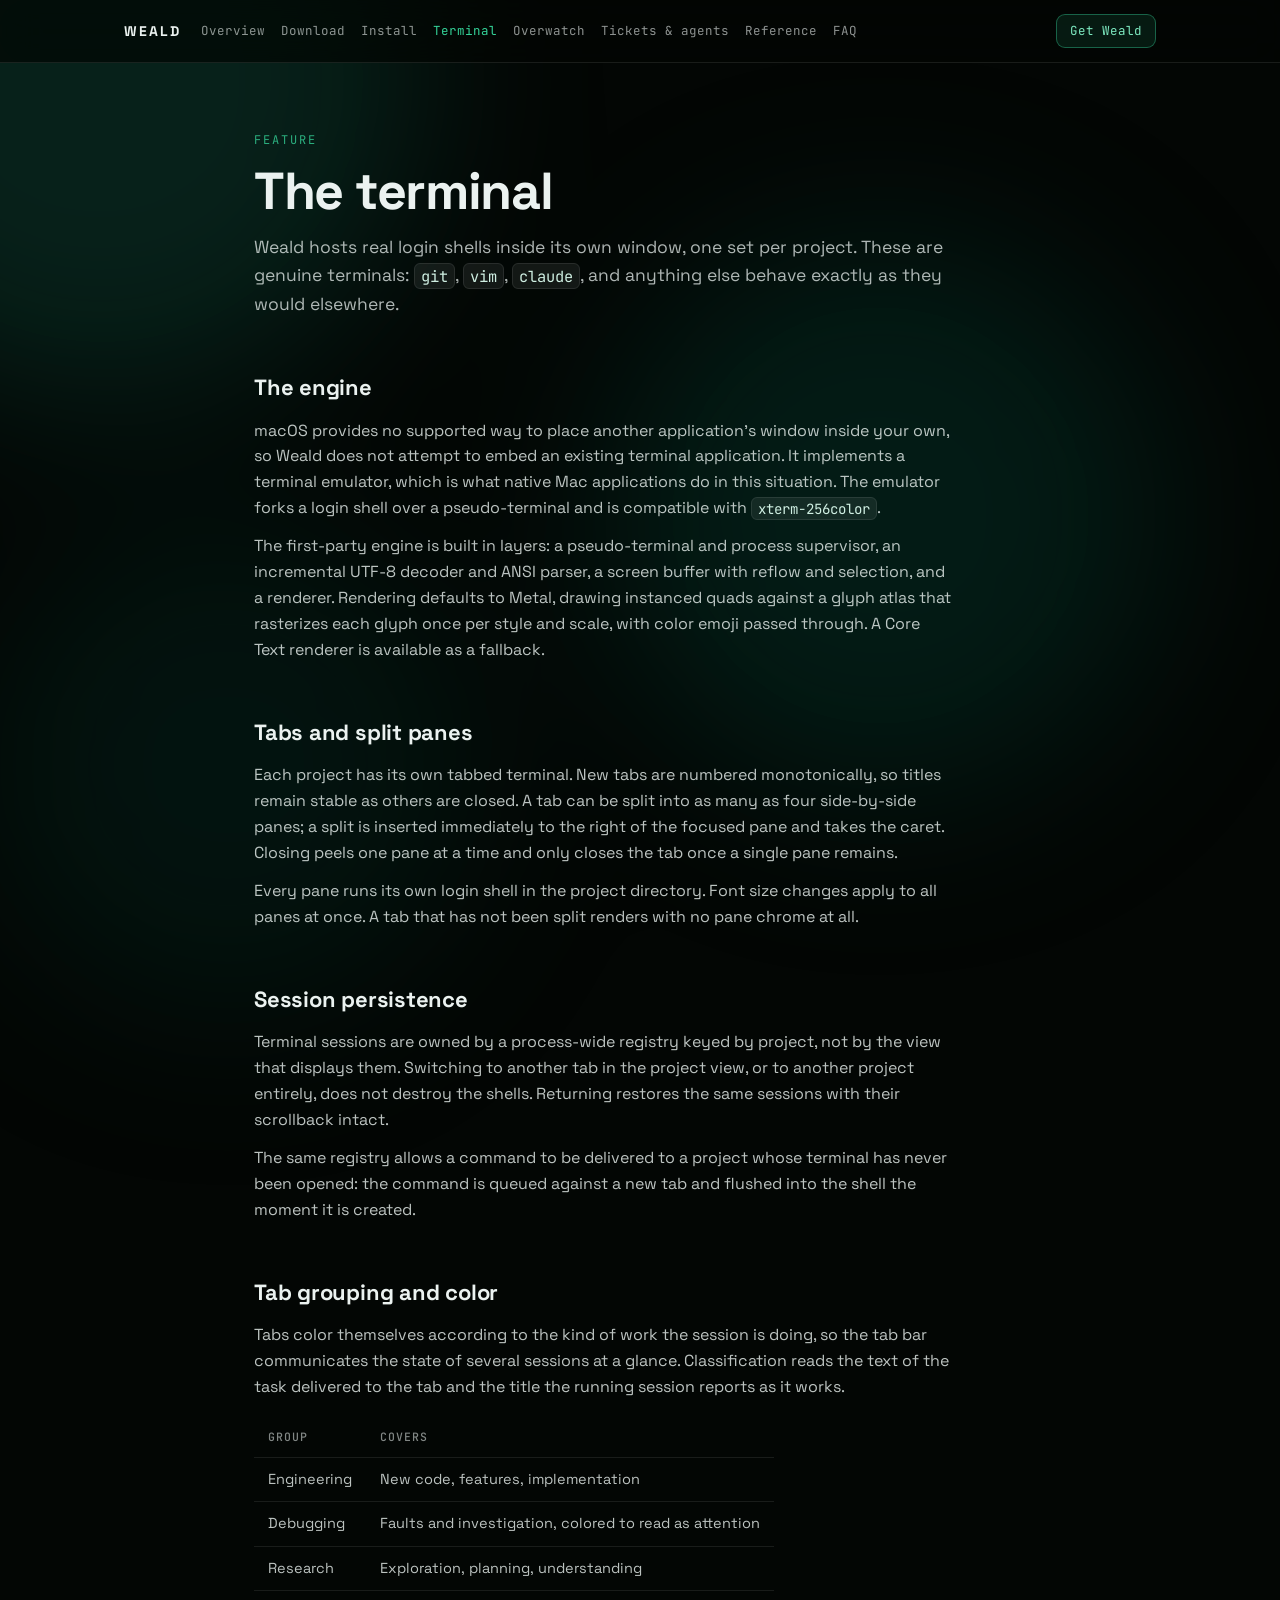
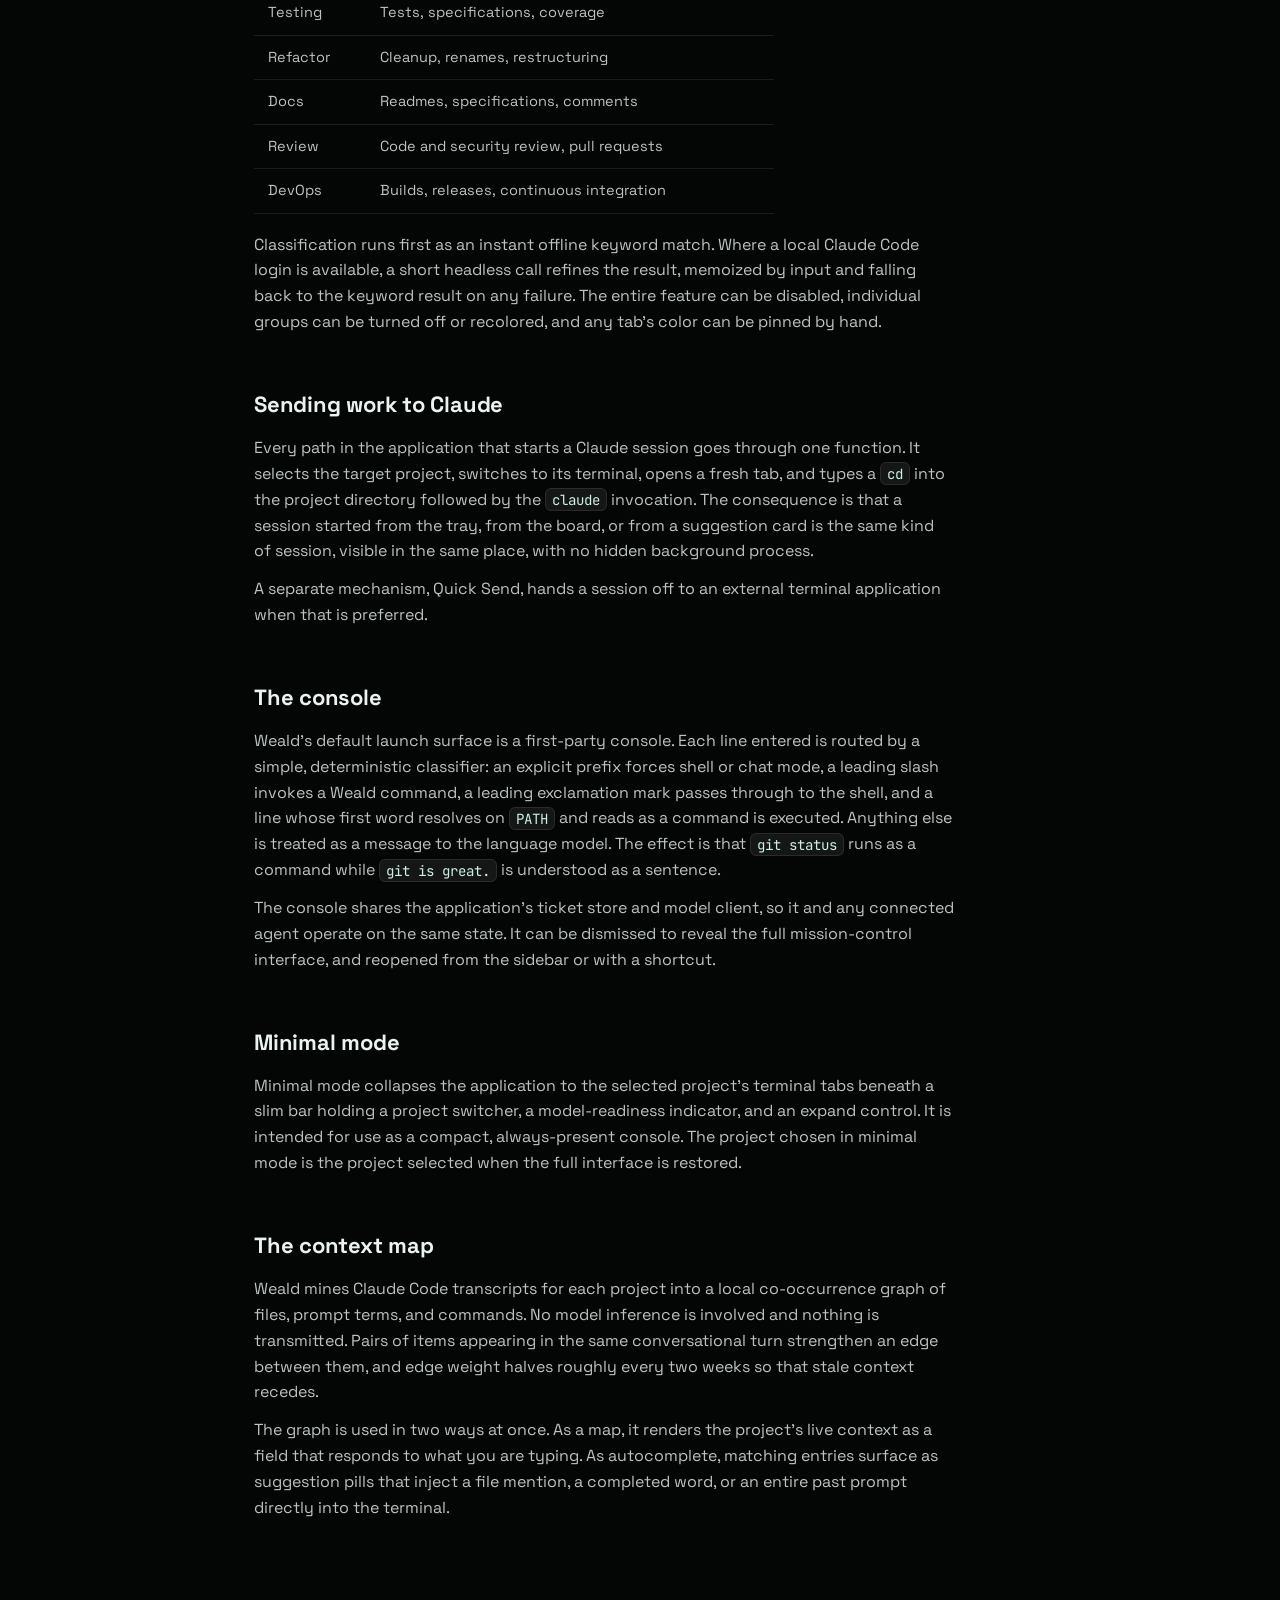
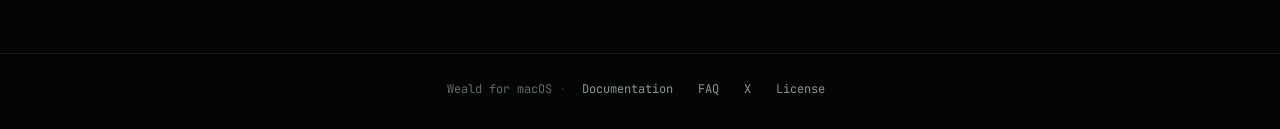
<file: terminal.html>
<!DOCTYPE html>
<html lang="en">
<head>
<meta charset="utf-8">
<meta name="viewport" content="width=device-width, initial-scale=1, viewport-fit=cover">
<meta name="theme-color" content="#030604">
<title>Weald Terminal</title>
<meta name="description" content="The embedded terminal engine, tabs, split panes, and the console.">
<link rel="preconnect" href="https://fonts.googleapis.com">
<link rel="preconnect" href="https://fonts.gstatic.com" crossorigin>
<link href="https://fonts.googleapis.com/css2?family=Space+Grotesk:wght@500;700&family=JetBrains+Mono:wght@500&display=swap" rel="stylesheet">
<link rel="stylesheet" href="docs.css">
</head>
<body>
<div class="field"><span class="blob b1"></span><span class="blob b2"></span><span class="blob b3"></span></div>
<header class="bar"><div class="bar-in">
  <a class="brand" href="index.html">WEALD</a>
  <nav>
    <a href="docs.html" class="">Overview</a>
    <a href="download.html" class="">Download</a>
    <a href="install.html" class="">Install</a>
    <a href="terminal.html" class="on">Terminal</a>
    <a href="overwatch.html" class="">Overwatch</a>
    <a href="tickets.html" class="">Tickets &amp; agents</a>
    <a href="reference.html" class="">Reference</a>
    <a href="faq.html" class="">FAQ</a>
  </nav>
  <a class="get" href="https://wealdapp.gumroad.com/l/ftxdxa">Get Weald</a>
</div></header>
<main class="wrap">
<p class="eyebrow">Feature</p>
<h1 class="page">The terminal</h1>
<p class="lede">Weald hosts real login shells inside its own window, one set per project. These are genuine terminals: <code>git</code>, <code>vim</code>, <code>claude</code>, and anything else behave exactly as they would elsewhere.</p>

<h2 id="engine">The engine</h2>
<p>macOS provides no supported way to place another application's window inside your own, so Weald does not attempt to embed an existing terminal application. It implements a terminal emulator, which is what native Mac applications do in this situation. The emulator forks a login shell over a pseudo-terminal and is compatible with <code>xterm-256color</code>.</p>
<p>The first-party engine is built in layers: a pseudo-terminal and process supervisor, an incremental UTF-8 decoder and ANSI parser, a screen buffer with reflow and selection, and a renderer. Rendering defaults to Metal, drawing instanced quads against a glyph atlas that rasterizes each glyph once per style and scale, with color emoji passed through. A Core Text renderer is available as a fallback.</p>

<h2 id="tabs">Tabs and split panes</h2>
<p>Each project has its own tabbed terminal. New tabs are numbered monotonically, so titles remain stable as others are closed. A tab can be split into as many as four side-by-side panes; a split is inserted immediately to the right of the focused pane and takes the caret. Closing peels one pane at a time and only closes the tab once a single pane remains.</p>
<p>Every pane runs its own login shell in the project directory. Font size changes apply to all panes at once. A tab that has not been split renders with no pane chrome at all.</p>

<h2 id="persistence">Session persistence</h2>
<p>Terminal sessions are owned by a process-wide registry keyed by project, not by the view that displays them. Switching to another tab in the project view, or to another project entirely, does not destroy the shells. Returning restores the same sessions with their scrollback intact.</p>
<p>The same registry allows a command to be delivered to a project whose terminal has never been opened: the command is queued against a new tab and flushed into the shell the moment it is created.</p>

<h2 id="grouping">Tab grouping and color</h2>
<p>Tabs color themselves according to the kind of work the session is doing, so the tab bar communicates the state of several sessions at a glance. Classification reads the text of the task delivered to the tab and the title the running session reports as it works.</p>
<table>
  <tr><th>Group</th><th>Covers</th></tr>
  <tr><td>Engineering</td><td>New code, features, implementation</td></tr>
  <tr><td>Debugging</td><td>Faults and investigation, colored to read as attention</td></tr>
  <tr><td>Research</td><td>Exploration, planning, understanding</td></tr>
  <tr><td>Testing</td><td>Tests, specifications, coverage</td></tr>
  <tr><td>Refactor</td><td>Cleanup, renames, restructuring</td></tr>
  <tr><td>Docs</td><td>Readmes, specifications, comments</td></tr>
  <tr><td>Review</td><td>Code and security review, pull requests</td></tr>
  <tr><td>DevOps</td><td>Builds, releases, continuous integration</td></tr>
</table>
<p>Classification runs first as an instant offline keyword match. Where a local Claude Code login is available, a short headless call refines the result, memoized by input and falling back to the keyword result on any failure. The entire feature can be disabled, individual groups can be turned off or recolored, and any tab's color can be pinned by hand.</p>

<h2 id="send">Sending work to Claude</h2>
<p>Every path in the application that starts a Claude session goes through one function. It selects the target project, switches to its terminal, opens a fresh tab, and types a <code>cd</code> into the project directory followed by the <code>claude</code> invocation. The consequence is that a session started from the tray, from the board, or from a suggestion card is the same kind of session, visible in the same place, with no hidden background process.</p>
<p>A separate mechanism, Quick Send, hands a session off to an external terminal application when that is preferred.</p>

<h2 id="console">The console</h2>
<p>Weald's default launch surface is a first-party console. Each line entered is routed by a simple, deterministic classifier: an explicit prefix forces shell or chat mode, a leading slash invokes a Weald command, a leading exclamation mark passes through to the shell, and a line whose first word resolves on <code>PATH</code> and reads as a command is executed. Anything else is treated as a message to the language model. The effect is that <code>git status</code> runs as a command while <code>git is great.</code> is understood as a sentence.</p>
<p>The console shares the application's ticket store and model client, so it and any connected agent operate on the same state. It can be dismissed to reveal the full mission-control interface, and reopened from the sidebar or with a shortcut.</p>

<h2 id="minimal">Minimal mode</h2>
<p>Minimal mode collapses the application to the selected project's terminal tabs beneath a slim bar holding a project switcher, a model-readiness indicator, and an expand control. It is intended for use as a compact, always-present console. The project chosen in minimal mode is the project selected when the full interface is restored.</p>

<h2 id="map">The context map</h2>
<p>Weald mines Claude Code transcripts for each project into a local co-occurrence graph of files, prompt terms, and commands. No model inference is involved and nothing is transmitted. Pairs of items appearing in the same conversational turn strengthen an edge between them, and edge weight halves roughly every two weeks so that stale context recedes.</p>
<p>The graph is used in two ways at once. As a map, it renders the project's live context as a field that responds to what you are typing. As autocomplete, matching entries surface as suggestion pills that inject a file mention, a completed word, or an entire past prompt directly into the terminal.</p>
</main>
<footer>
  Weald for macOS
  <span style="opacity:.4">·</span>
  <a href="docs.html">Documentation</a>
  <a href="faq.html">FAQ</a>
  <a href="https://x.com/weald_app" target="_blank" rel="noopener">X</a>
  <a href="https://wealdapp.gumroad.com/l/ftxdxa">License</a>
</footer>
</body>
</html>
</file>
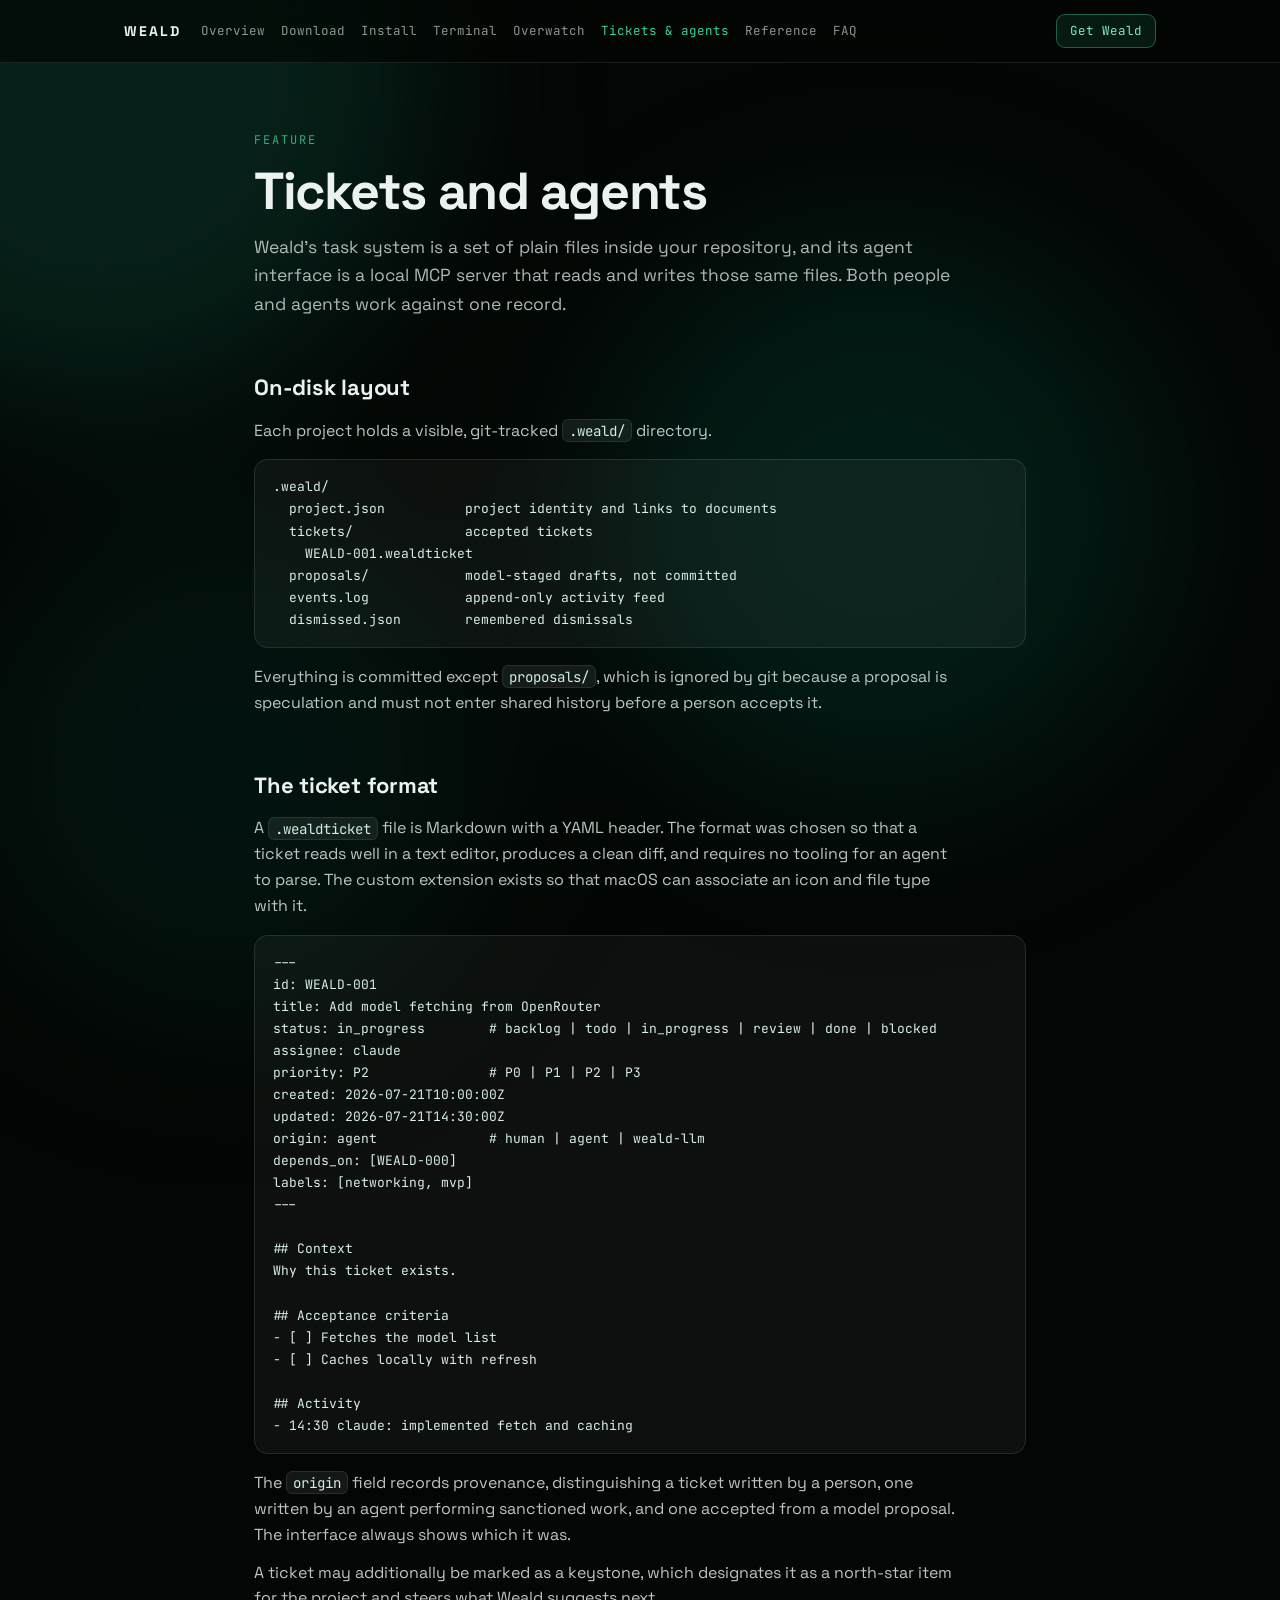
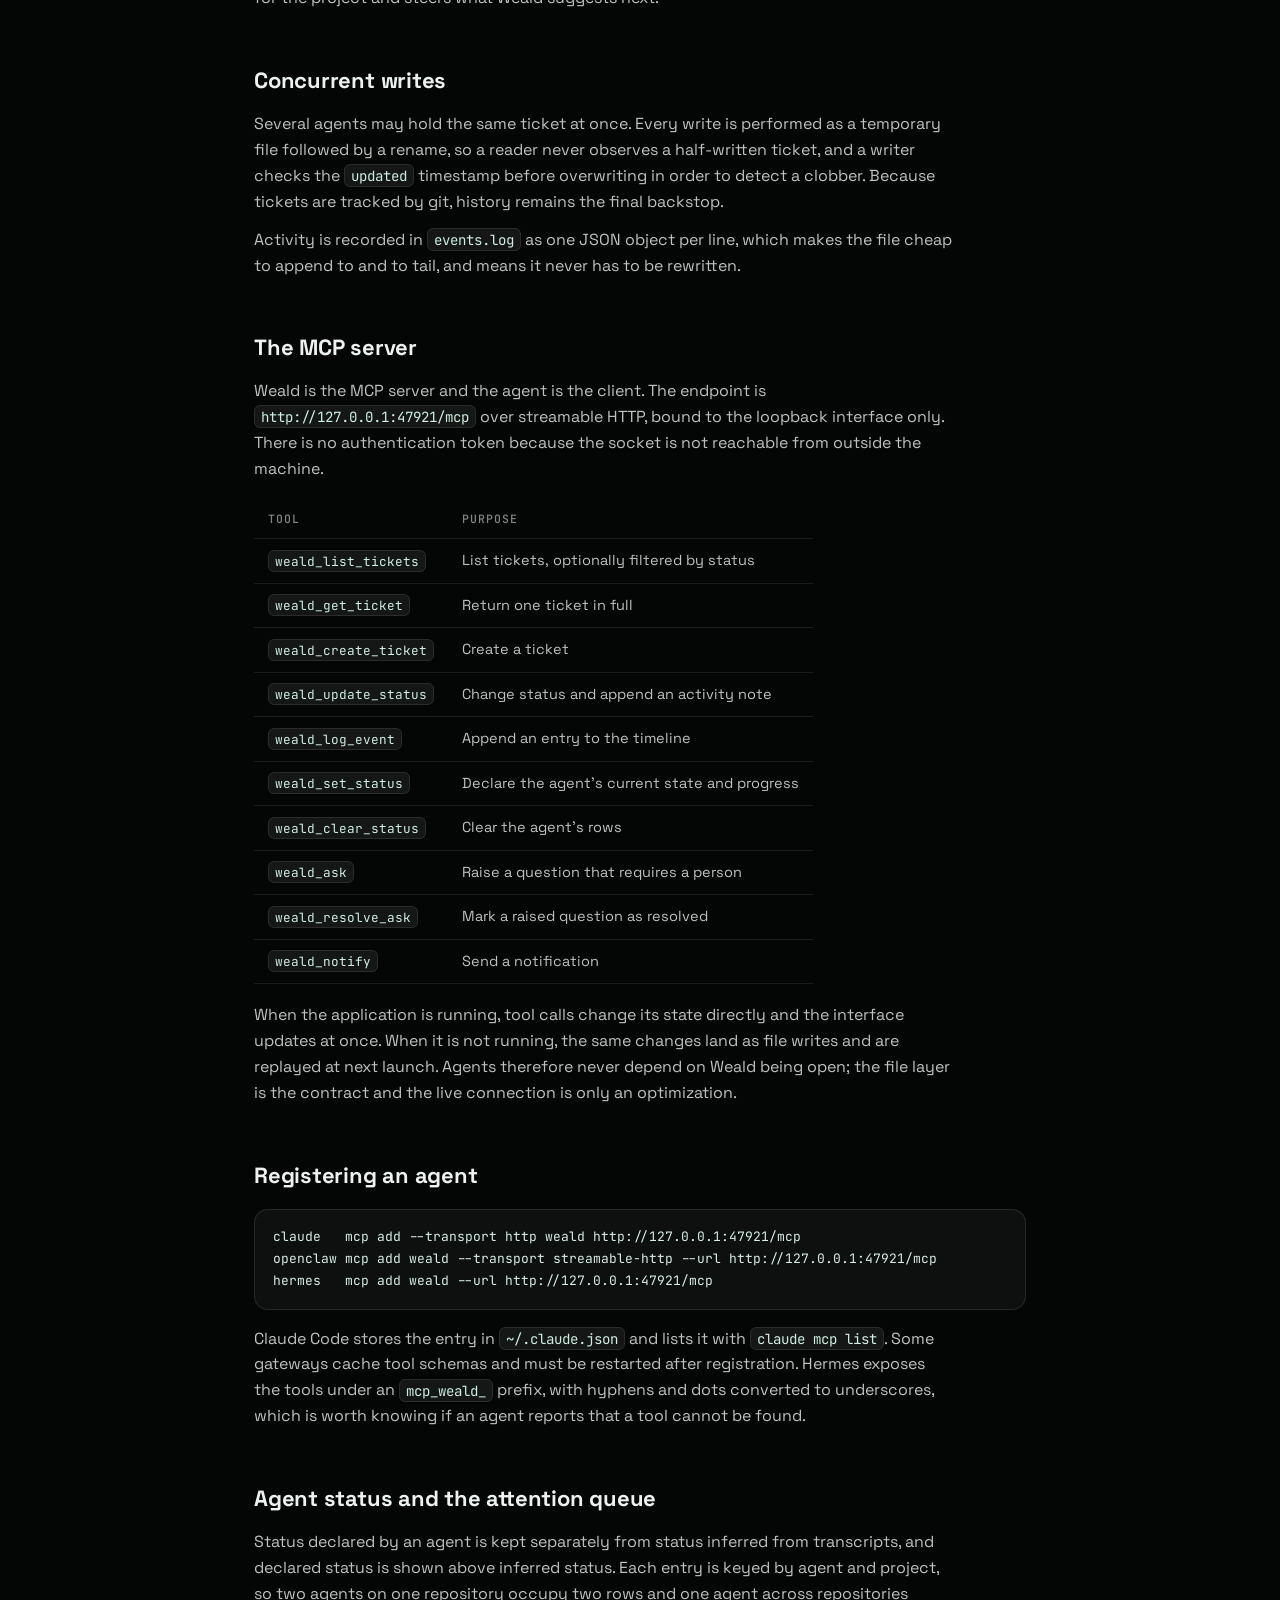
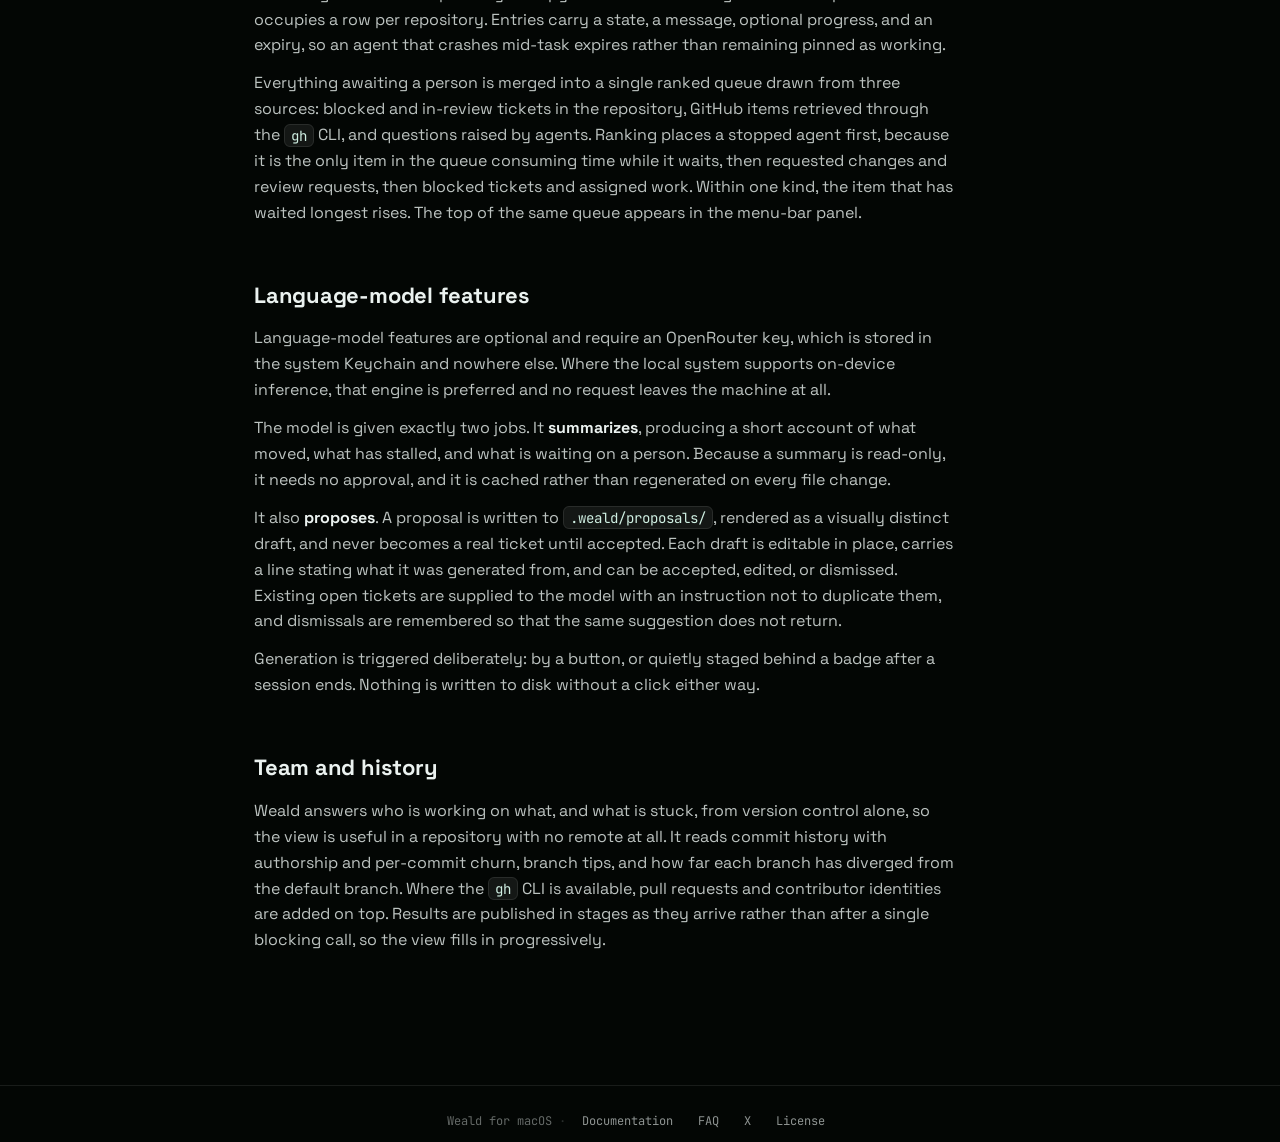
<file: tickets.html>
<!DOCTYPE html>
<html lang="en">
<head>
<meta charset="utf-8">
<meta name="viewport" content="width=device-width, initial-scale=1, viewport-fit=cover">
<meta name="theme-color" content="#030604">
<title>Weald Tickets and Agents</title>
<meta name="description" content="The file-based ticket format and the local MCP server for agents.">
<link rel="preconnect" href="https://fonts.googleapis.com">
<link rel="preconnect" href="https://fonts.gstatic.com" crossorigin>
<link href="https://fonts.googleapis.com/css2?family=Space+Grotesk:wght@500;700&family=JetBrains+Mono:wght@500&display=swap" rel="stylesheet">
<link rel="stylesheet" href="docs.css">
</head>
<body>
<div class="field"><span class="blob b1"></span><span class="blob b2"></span><span class="blob b3"></span></div>
<header class="bar"><div class="bar-in">
  <a class="brand" href="index.html">WEALD</a>
  <nav>
    <a href="docs.html" class="">Overview</a>
    <a href="download.html" class="">Download</a>
    <a href="install.html" class="">Install</a>
    <a href="terminal.html" class="">Terminal</a>
    <a href="overwatch.html" class="">Overwatch</a>
    <a href="tickets.html" class="on">Tickets &amp; agents</a>
    <a href="reference.html" class="">Reference</a>
    <a href="faq.html" class="">FAQ</a>
  </nav>
  <a class="get" href="https://wealdapp.gumroad.com/l/ftxdxa">Get Weald</a>
</div></header>
<main class="wrap">
<p class="eyebrow">Feature</p>
<h1 class="page">Tickets and agents</h1>
<p class="lede">Weald's task system is a set of plain files inside your repository, and its agent interface is a local MCP server that reads and writes those same files. Both people and agents work against one record.</p>

<h2 id="layout">On-disk layout</h2>
<p>Each project holds a visible, git-tracked <code>.weald/</code> directory.</p>
<pre><code>.weald/
  project.json          project identity and links to documents
  tickets/              accepted tickets
    WEALD-001.wealdticket
  proposals/            model-staged drafts, not committed
  events.log            append-only activity feed
  dismissed.json        remembered dismissals</code></pre>
<p>Everything is committed except <code>proposals/</code>, which is ignored by git because a proposal is speculation and must not enter shared history before a person accepts it.</p>

<h2 id="format">The ticket format</h2>
<p>A <code>.wealdticket</code> file is Markdown with a YAML header. The format was chosen so that a ticket reads well in a text editor, produces a clean diff, and requires no tooling for an agent to parse. The custom extension exists so that macOS can associate an icon and file type with it.</p>
<pre><code>---
id: WEALD-001
title: Add model fetching from OpenRouter
status: in_progress        # backlog | todo | in_progress | review | done | blocked
assignee: claude
priority: P2               # P0 | P1 | P2 | P3
created: 2026-07-21T10:00:00Z
updated: 2026-07-21T14:30:00Z
origin: agent              # human | agent | weald-llm
depends_on: [WEALD-000]
labels: [networking, mvp]
---

## Context
Why this ticket exists.

## Acceptance criteria
- [ ] Fetches the model list
- [ ] Caches locally with refresh

## Activity
- 14:30 claude: implemented fetch and caching</code></pre>
<p>The <code>origin</code> field records provenance, distinguishing a ticket written by a person, one written by an agent performing sanctioned work, and one accepted from a model proposal. The interface always shows which it was.</p>
<p>A ticket may additionally be marked as a keystone, which designates it as a north-star item for the project and steers what Weald suggests next.</p>

<h2 id="writes">Concurrent writes</h2>
<p>Several agents may hold the same ticket at once. Every write is performed as a temporary file followed by a rename, so a reader never observes a half-written ticket, and a writer checks the <code>updated</code> timestamp before overwriting in order to detect a clobber. Because tickets are tracked by git, history remains the final backstop.</p>
<p>Activity is recorded in <code>events.log</code> as one JSON object per line, which makes the file cheap to append to and to tail, and means it never has to be rewritten.</p>

<h2 id="mcp">The MCP server</h2>
<p>Weald is the MCP server and the agent is the client. The endpoint is <code>http://127.0.0.1:47921/mcp</code> over streamable HTTP, bound to the loopback interface only. There is no authentication token because the socket is not reachable from outside the machine.</p>
<table>
  <tr><th>Tool</th><th>Purpose</th></tr>
  <tr><td><code>weald_list_tickets</code></td><td>List tickets, optionally filtered by status</td></tr>
  <tr><td><code>weald_get_ticket</code></td><td>Return one ticket in full</td></tr>
  <tr><td><code>weald_create_ticket</code></td><td>Create a ticket</td></tr>
  <tr><td><code>weald_update_status</code></td><td>Change status and append an activity note</td></tr>
  <tr><td><code>weald_log_event</code></td><td>Append an entry to the timeline</td></tr>
  <tr><td><code>weald_set_status</code></td><td>Declare the agent's current state and progress</td></tr>
  <tr><td><code>weald_clear_status</code></td><td>Clear the agent's rows</td></tr>
  <tr><td><code>weald_ask</code></td><td>Raise a question that requires a person</td></tr>
  <tr><td><code>weald_resolve_ask</code></td><td>Mark a raised question as resolved</td></tr>
  <tr><td><code>weald_notify</code></td><td>Send a notification</td></tr>
</table>
<p>When the application is running, tool calls change its state directly and the interface updates at once. When it is not running, the same changes land as file writes and are replayed at next launch. Agents therefore never depend on Weald being open; the file layer is the contract and the live connection is only an optimization.</p>

<h2 id="register">Registering an agent</h2>
<pre><code>claude   mcp add --transport http weald http://127.0.0.1:47921/mcp
openclaw mcp add weald --transport streamable-http --url http://127.0.0.1:47921/mcp
hermes   mcp add weald --url http://127.0.0.1:47921/mcp</code></pre>
<p>Claude Code stores the entry in <code>~/.claude.json</code> and lists it with <code>claude mcp list</code>. Some gateways cache tool schemas and must be restarted after registration. Hermes exposes the tools under an <code>mcp_weald_</code> prefix, with hyphens and dots converted to underscores, which is worth knowing if an agent reports that a tool cannot be found.</p>

<h2 id="status">Agent status and the attention queue</h2>
<p>Status declared by an agent is kept separately from status inferred from transcripts, and declared status is shown above inferred status. Each entry is keyed by agent and project, so two agents on one repository occupy two rows and one agent across repositories occupies a row per repository. Entries carry a state, a message, optional progress, and an expiry, so an agent that crashes mid-task expires rather than remaining pinned as working.</p>
<p>Everything awaiting a person is merged into a single ranked queue drawn from three sources: blocked and in-review tickets in the repository, GitHub items retrieved through the <code>gh</code> CLI, and questions raised by agents. Ranking places a stopped agent first, because it is the only item in the queue consuming time while it waits, then requested changes and review requests, then blocked tickets and assigned work. Within one kind, the item that has waited longest rises. The top of the same queue appears in the menu-bar panel.</p>

<h2 id="llm">Language-model features</h2>
<p>Language-model features are optional and require an OpenRouter key, which is stored in the system Keychain and nowhere else. Where the local system supports on-device inference, that engine is preferred and no request leaves the machine at all.</p>
<p>The model is given exactly two jobs. It <strong>summarizes</strong>, producing a short account of what moved, what has stalled, and what is waiting on a person. Because a summary is read-only, it needs no approval, and it is cached rather than regenerated on every file change.</p>
<p>It also <strong>proposes</strong>. A proposal is written to <code>.weald/proposals/</code>, rendered as a visually distinct draft, and never becomes a real ticket until accepted. Each draft is editable in place, carries a line stating what it was generated from, and can be accepted, edited, or dismissed. Existing open tickets are supplied to the model with an instruction not to duplicate them, and dismissals are remembered so that the same suggestion does not return.</p>
<p>Generation is triggered deliberately: by a button, or quietly staged behind a badge after a session ends. Nothing is written to disk without a click either way.</p>

<h2 id="team">Team and history</h2>
<p>Weald answers who is working on what, and what is stuck, from version control alone, so the view is useful in a repository with no remote at all. It reads commit history with authorship and per-commit churn, branch tips, and how far each branch has diverged from the default branch. Where the <code>gh</code> CLI is available, pull requests and contributor identities are added on top. Results are published in stages as they arrive rather than after a single blocking call, so the view fills in progressively.</p>
</main>
<footer>
  Weald for macOS
  <span style="opacity:.4">·</span>
  <a href="docs.html">Documentation</a>
  <a href="faq.html">FAQ</a>
  <a href="https://x.com/weald_app" target="_blank" rel="noopener">X</a>
  <a href="https://wealdapp.gumroad.com/l/ftxdxa">License</a>
</footer>
</body>
</html>
</file>
<file: docs.css>
*{margin:0;padding:0;box-sizing:border-box}
html{background:#030604;scroll-behavior:smooth}
body{
  color:#EBF2F0;background:#030604;
  font-family:'Space Grotesk',system-ui,sans-serif;
  min-height:100vh;-webkit-font-smoothing:antialiased;
  line-height:1.62;position:relative}

.field{position:fixed;inset:-30%;width:calc(100vw + 60%);height:calc(100dvh + 60%);
  z-index:0;filter:blur(90px) saturate(1.15);pointer-events:none}
.blob{position:absolute;border-radius:50%;opacity:.2;mix-blend-mode:screen}
.b1{width:50vw;height:50vw;background:#1F8A70;top:2%;left:8%;animation:drift1 26s ease-in-out infinite}
.b2{width:44vw;height:44vw;background:#0E6B57;top:35%;left:48%;animation:drift2 32s ease-in-out infinite}
.b3{width:38vw;height:38vw;background:#0A4A3C;top:55%;left:18%;animation:drift3 38s ease-in-out infinite}
@keyframes drift1{50%{transform:translate(14vw,10vh) scale(1.15)}}
@keyframes drift2{50%{transform:translate(-16vw,-8vh) scale(.9)}}
@keyframes drift3{50%{transform:translate(10vw,-12vh) scale(1.1)}}

.glass{position:relative;isolation:isolate;
  background:linear-gradient(160deg,rgba(255,255,255,.09),rgba(255,255,255,.02));
  backdrop-filter:blur(18px) saturate(1.6);-webkit-backdrop-filter:blur(18px) saturate(1.6);
  border:1px solid rgba(255,255,255,.14);border-radius:16px;
  box-shadow:0 8px 32px rgba(0,0,0,.45),inset 0 1px 0 rgba(255,255,255,.22),inset 0 -1px 0 rgba(0,0,0,.25)}
.glass::before{content:"";position:absolute;inset:0;border-radius:inherit;pointer-events:none;z-index:-1;
  background:radial-gradient(120% 80% at 50% -20%,rgba(255,255,255,.18),transparent 60%)}

/* top bar */
.bar{position:sticky;top:0;z-index:5;backdrop-filter:blur(20px) saturate(1.4);
  -webkit-backdrop-filter:blur(20px) saturate(1.4);
  background:rgba(3,6,4,.72);border-bottom:1px solid rgba(255,255,255,.09)}
.bar-in{max-width:1080px;margin:0 auto;padding:14px 24px;display:flex;align-items:center;gap:20px;flex-wrap:wrap}
.brand{font-weight:700;letter-spacing:.14em;font-size:14px;color:#EBF2F0;text-decoration:none}
.bar nav{display:flex;gap:16px;flex-wrap:wrap;font-family:'JetBrains Mono',ui-monospace,monospace;font-size:12.5px}
.bar nav a{color:rgba(235,242,240,.6);text-decoration:none;transition:color .18s}
.bar nav a:hover{color:#EBF2F0}
.bar nav a.on{color:#34D399}
.bar .get{margin-left:auto;font-family:'JetBrains Mono',ui-monospace,monospace;font-size:12.5px;
  color:#7DE9C0;text-decoration:none;border:1px solid rgba(52,211,153,.4);border-radius:9px;padding:6px 13px;
  background:rgba(52,211,153,.1);transition:.18s}
.bar .get:hover{background:rgba(52,211,153,.2);border-color:rgba(52,211,153,.7)}

.wrap{position:relative;z-index:1;max-width:820px;margin:0 auto;padding:56px 24px 120px}
.eyebrow{font-family:'JetBrains Mono',ui-monospace,monospace;font-size:12px;letter-spacing:.16em;
  text-transform:uppercase;color:rgba(52,211,153,.8)}
h1.page{font-size:clamp(34px,6vw,52px);font-weight:700;letter-spacing:-.025em;line-height:1.08;margin:12px 0 14px}
.lede{font-size:17.5px;color:rgba(235,242,240,.74);max-width:64ch}
h2{font-size:22px;font-weight:700;letter-spacing:-.01em;margin:52px 0 12px;scroll-margin-top:80px}
h3{font-size:16px;font-weight:700;margin:28px 0 8px;color:rgba(235,242,240,.94)}
p{margin:12px 0;color:rgba(235,242,240,.8);max-width:70ch}
ul,ol{margin:12px 0 12px 22px;color:rgba(235,242,240,.8);max-width:70ch}
li{margin:6px 0}
a{color:#7DE9C0}
strong{color:#EBF2F0;font-weight:700}
code{font-family:'JetBrains Mono',ui-monospace,monospace;font-size:.88em;
  background:rgba(255,255,255,.07);border:1px solid rgba(255,255,255,.09);
  border-radius:6px;padding:1.5px 6px;color:#CFEFE2}
pre{margin:16px 0;padding:16px 18px;overflow-x:auto;border-radius:14px;
  background:rgba(255,255,255,.045);border:1px solid rgba(255,255,255,.1)}
pre code{background:none;border:0;padding:0;font-size:13px;line-height:1.65;color:#D8EFE6;white-space:pre}

table{width:100%;border-collapse:collapse;margin:18px 0;font-size:14.5px;display:block;overflow-x:auto}
th,td{text-align:left;padding:10px 14px;border-bottom:1px solid rgba(255,255,255,.09);vertical-align:top}
th{font-family:'JetBrains Mono',ui-monospace,monospace;font-size:11.5px;letter-spacing:.09em;
  text-transform:uppercase;color:rgba(235,242,240,.55);font-weight:500}
td{color:rgba(235,242,240,.8)}
td code{white-space:nowrap}

.cards{display:grid;grid-template-columns:repeat(auto-fit,minmax(240px,1fr));gap:14px;margin:26px 0}
.card{display:block;padding:20px;text-decoration:none;color:inherit;
  transition:transform .25s cubic-bezier(.2,.8,.2,1),border-color .25s}
.card:hover{transform:translateY(-2px);border-color:rgba(52,211,153,.45)}
.card h4{font-size:15.5px;font-weight:700;margin-bottom:6px}
.card p{font-size:14px;margin:0;color:rgba(235,242,240,.62)}

.note{padding:16px 18px;margin:22px 0;border-radius:14px;font-size:14.5px;
  background:rgba(52,211,153,.07);border:1px solid rgba(52,211,153,.24);color:rgba(235,242,240,.84)}
.note p{margin:0;color:inherit}

.qa{margin:26px 0}
.qa details{border-bottom:1px solid rgba(255,255,255,.09);padding:2px 0}
.qa summary{cursor:pointer;list-style:none;padding:16px 2px;font-weight:700;font-size:16px;
  display:flex;gap:12px;align-items:flex-start;transition:color .18s}
.qa summary::-webkit-details-marker{display:none}
.qa summary::before{content:"+";font-family:'JetBrains Mono',ui-monospace,monospace;
  color:#34D399;flex-shrink:0;line-height:1.5}
.qa details[open] summary::before{content:"−"}
.qa summary:hover{color:#7DE9C0}
.qa .a{padding:0 2px 18px 26px}
.qa .a p{margin:0 0 10px}

footer{position:relative;z-index:1;border-top:1px solid rgba(255,255,255,.09);
  padding:26px 24px calc(30px + env(safe-area-inset-bottom));text-align:center;
  font-family:'JetBrains Mono',ui-monospace,monospace;font-size:12px;color:rgba(235,242,240,.42)}
footer a{color:rgba(235,242,240,.6);text-decoration:none;margin:0 9px}
footer a:hover{color:#7DE9C0}
</file>
